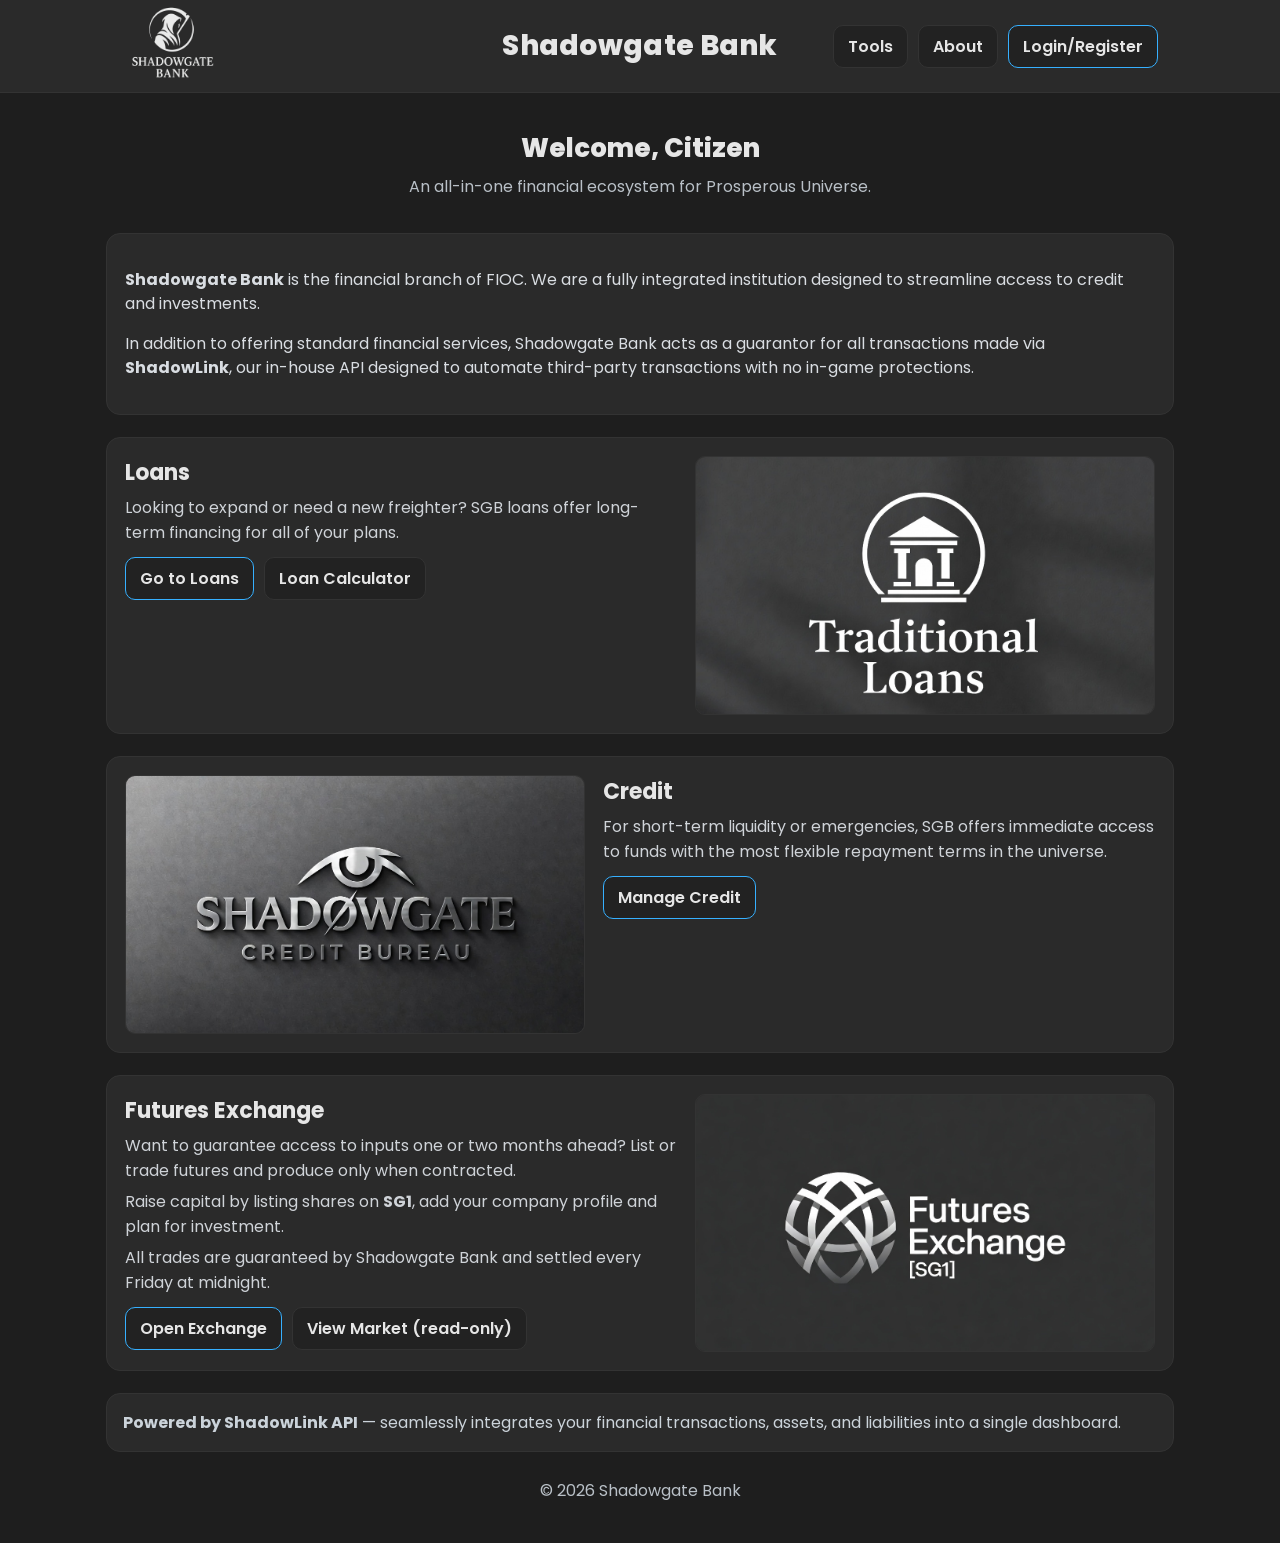
<file: Shadowgate_Bank/index.html>
<!doctype html>
<html lang="en">
<head>
  <meta charset="utf-8" />
  <meta name="viewport" content="width=device-width, initial-scale=1" />
  <title>Shadowgate Bank</title>

  <!-- Temporary page styles (we can move to assets/style.css later) -->
  <style>
    :root{
      --bg: #1e1e1e;         /* dark gray, not pitch black */
      --panel: #2a2a2a;
      --border: #333;
      --muted: #b9c0c7;
      --brand: #36b0ff;      /* accent (links/buttons) */
      --text: #e6e6e6;
      --radius: 14px;
      --maxw: 1100px;
    }
    *{box-sizing:border-box}
    body{margin:0; font-family:system-ui, -apple-system, Segoe UI, Roboto, Arial, sans-serif; background:var(--bg); color:var(--text)}
    a{color:var(--brand); text-decoration:none}
    a:hover{text-decoration:underline}

    /* Header */
    header{background:var(--panel); border-bottom:1px solid var(--border)}
    .wrap{max-width:var(--maxw); margin:0 auto; padding:0 16px}
    .header-bar{display:flex; align-items:center; justify-content:center; position:relative; min-height:92px}
    .logo-left{position:absolute; left:16px; display:flex; align-items:center; gap:10px}
    .logo-left img{height:74px; width:auto; object-fit:contain}
    .site-title{font-size:28px; font-weight:800; letter-spacing:.3px; margin:0}
    .header-actions{position:absolute; right:16px; display:flex; gap:10px; align-items:center}
    .btn{
      display:inline-flex; align-items:center; justify-content:center;
      padding:8px 14px; border:1px solid var(--border); background:#222; color:var(--text);
      border-radius:10px; text-decoration:none; font-weight:600;
    }
    .btn.primary{border-color:var(--brand); }
    .btn:hover{background:#242424}

    /* Hero */
    .hero{padding:28px 0 8px}
    .hero h2{margin:8px 0 6px; text-align:center; font-size:26px; font-weight:800}
    .hero .tagline{color:var(--muted); text-align:center; margin:4px 0 26px}

    /* Intro copy block */
    .intro{background:var(--panel); border:1px solid var(--border); border-radius:var(--radius);
           padding:18px; line-height:1.5; color:#d9dde2}

    /* Section rows (Loans / Credit / Exchange) */
    .section{margin:22px 0; background:var(--panel); border:1px solid var(--border); border-radius:var(--radius); overflow:hidden}
    .row{display:grid; grid-template-columns: 1.2fr 1fr; gap:18px; padding:18px}
    .row.alt{grid-template-columns: 1fr 1.2fr}
    .row h3{margin:0 0 6px; font-size:22px}
    .row p{margin:0; color:#cfd3d8}
    figure{margin:0; display:flex; align-items:center; justify-content:center}
    .card-img{
      width:100%; max-width:520px; aspect-ratio:16/9; object-fit:cover;
      border-radius:10px; border:1px solid var(--border);
      display:block;
    }
    .actions{margin-top:12px; display:flex; gap:10px; flex-wrap:wrap}

    /* Footer */
    footer{margin:26px 0 40px; text-align:center; color:var(--muted)}

    /* Responsive */
    @media (max-width: 900px){
      .row, .row.alt{grid-template-columns:1fr; gap:14px}
      .header-bar{min-height:84px}
      .logo-left img{height:64px}
      .site-title{font-size:24px}
    }
  </style>

<style>
  @import url('https://fonts.googleapis.com/css2?family=Poppins:wght@400;600;700&display=swap');

  body {
    font-family: 'Poppins', sans-serif;
  }

  .logo-left img {
    height: 100px; /* previously 74px */
    width: auto;
    object-fit: contain;
  }
</style>

</head>
<body>

  <!-- Header -->
  <header>
    <div class="wrap">
      <div class="header-bar">
        <div class="logo-left">
          <a href="./"><img src="./assets/Shadowgate_Logo.png" alt="Shadowgate Bank Logo"></a>
        </div>
        <h1 class="site-title">Shadowgate Bank</h1>

        <div class="header-actions">
          <a class="btn" href="./tools/">Tools</a>
          <a class="btn" href="./about/">About</a>
          <a class="btn primary" href="./login/">Login/Register</a>
        </div>
      </div>
    </div>
  </header>

  <main class="wrap">
    <!-- Hero -->
    <section class="hero">
      <h2>Welcome, Citizen</h2>
      <p class="tagline">An all-in-one financial ecosystem for Prosperous Universe.</p>
    </section>

    <!-- Intro copy (matches your sketch paragraphs) -->
    <section class="intro">
      <p><strong>Shadowgate Bank</strong> is the financial branch of FIOC. We are a fully integrated institution designed to streamline access to credit and investments.</p>
      <p>In addition to offering standard financial services, Shadowgate Bank acts as a guarantor for all transactions made via <strong>ShadowLink</strong>, our in-house API designed to automate third-party transactions with no in-game protections.</p>
    </section>

    <!-- Loans: description (left) + image (right) -->
    <section class="section">
      <div class="row">
        <div>
          <h3>Loans</h3>
          <p>Looking to expand or need a new freighter? SGB loans offer long-term financing for all of your plans.</p>
          <div class="actions">
            <a class="btn primary" href="./app/loans/">Go to Loans</a>
            <a class="btn" href="./tools/loan-calculator/">Loan Calculator</a>
          </div>
        </div>
        <figure>
          <img class="card-img" src="./assets/SGB_TradLoans.png" alt="Traditional Loans">
        </figure>
      </div>
    </section>

    <!-- Credit: image (left) + description (right) -->
    <section class="section">
      <div class="row alt">
        <figure>
          <img class="card-img" src="./assets/SGB_Credit.png" alt="Credit Services">
        </figure>
        <div>
          <h3>Credit</h3>
          <p>For short-term liquidity or emergencies, SGB offers immediate access to funds with the most flexible repayment terms in the universe.</p>
          <div class="actions">
            <a class="btn primary" href="./app/credit/">Manage Credit</a>
          </div>
        </div>
      </div>
    </section>

    <!-- Exchange: description (left) + image (right) -->
    <section class="section">
      <div class="row">
        <div>
          <h3>Futures Exchange</h3>
          <p>Want to guarantee access to inputs one or two months ahead? List or trade futures and produce only when contracted.</p>
          <p style="margin-top:6px">Raise capital by listing shares on <strong>SG1</strong>, add your company profile and plan for investment.</p>
          <p style="margin-top:6px">All trades are guaranteed by Shadowgate Bank and settled every Friday at midnight.</p>
          <div class="actions">
            <a class="btn primary" href="./app/exchange/">Open Exchange</a>
            <a class="btn" href="./tools/market/">View Market (read-only)</a>
          </div>
        </div>
        <figure>
          <img class="card-img" src="./assets/SGB_FuturesCX.png" alt="Futures Exchange">
        </figure>
      </div>
    </section>

    <!-- ShadowLink note -->
    <section class="section" style="padding:0">
      <div class="row" style="grid-template-columns:1fr; padding:16px">
        <p style="margin:0; color:#cbd3da">
          <strong>Powered by ShadowLink API</strong> — seamlessly integrates your financial transactions, assets, and liabilities into a single dashboard.
        </p>
      </div>
    </section>
  </main>

  <footer>
    © <span id="y"></span> Shadowgate Bank
  </footer>

  <script>
    document.getElementById('y').textContent = new Date().getFullYear();
  </script>
</body>
</html>
</file>
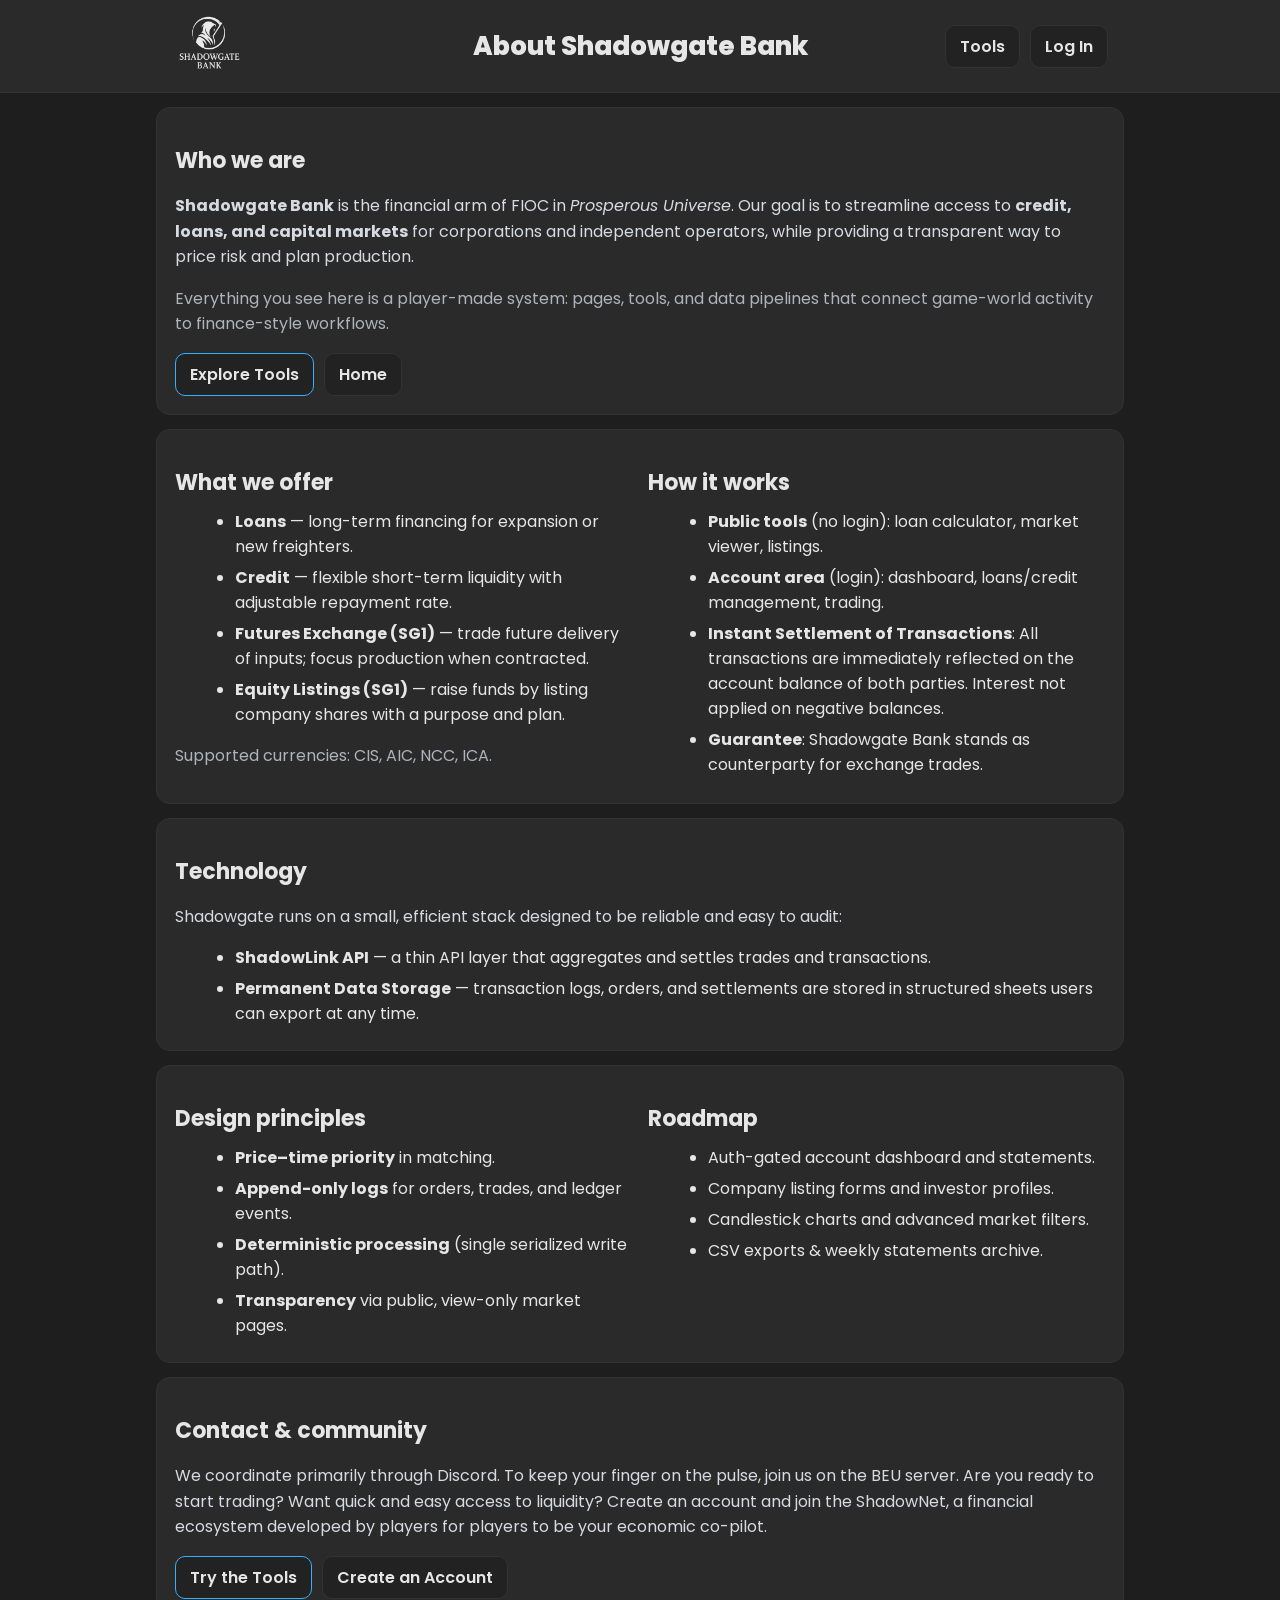
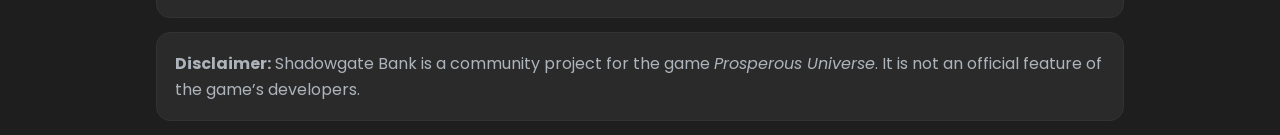
<file: Shadowgate_Bank/about/index.html>
<!doctype html>
<html lang="en">
<head>
  <meta charset="utf-8" />
  <meta name="viewport" content="width=device-width, initial-scale=1" />
  <title>About • Shadowgate Bank</title>

  <style>
    :root{
      --bg:#1e1e1e; --panel:#2a2a2a; --border:#333;
      --text:#e6e6e6; --muted:#aeb4bb; --brand:#36b0ff;
      --radius:14px; --maxw:1000px;
    }
    *{box-sizing:border-box}
    body{margin:0; background:var(--bg); color:var(--text); font-family:'Poppins', system-ui, Arial, sans-serif}
    a{color:var(--brand); text-decoration:none}
    a:hover{text-decoration:underline}

    /* Header */
    header{background:var(--panel); border-bottom:1px solid var(--border)}
    .wrap{max-width:var(--maxw); margin:0 auto; padding:0 16px}
    .header-bar{display:flex; align-items:center; justify-content:center; position:relative; min-height:92px}
    .logo-left{position:absolute; left:16px; display:flex; align-items:center}
    .logo-left img{height:74px; width:auto; object-fit:contain}
    .site-title{font-size:26px; font-weight:800; margin:0}
    .header-actions{position:absolute; right:16px; display:flex; gap:10px}
    .btn{display:inline-flex; align-items:center; justify-content:center; padding:8px 14px; border:1px solid var(--border); background:#222; color:var(--text); border-radius:10px; font-weight:600}
    .btn.primary{border-color:var(--brand)}
    .btn:hover{background:#242424}

    /* Body */
    main{padding:28px 0}
    h2{font-size:22px; margin:18px 0 10px}
    p{color:#d7dbe1; line-height:1.6}
    .muted{color:var(--muted)}

    .panel{background:var(--panel); border:1px solid var(--border); border-radius:var(--radius); padding:18px; margin:14px 0}
    .grid-2{display:grid; grid-template-columns: 1fr 1fr; gap:16px}
    @media (max-width:900px){ .grid-2{grid-template-columns:1fr} }

    ul{margin:8px 0 0 20px}
    li{margin:6px 0}

    .cta{display:flex; gap:10px; flex-wrap:wrap; margin-top:16px}
  </style>

  <link rel="preconnect" href="https://fonts.googleapis.com">
  <link rel="preconnect" href="https://fonts.gstatic.com" crossorigin>
  <link href="https://fonts.googleapis.com/css2?family=Poppins:wght@400;600;700&display=swap" rel="stylesheet">
</head>
<body>
  <!-- Header -->
  <header>
    <div class="wrap">
      <div class="header-bar">
        <div class="logo-left">
          <a href="../"><img src="../assets/Shadowgate_Logo.png" alt="Shadowgate Bank"></a>
        </div>
        <h1 class="site-title">About Shadowgate Bank</h1>
        <div class="header-actions">
          <a class="btn" href="../tools/">Tools</a>
          <a class="btn" href="../login/">Log In</a>
        </div>
      </div>
    </div>
  </header>

  <main class="wrap">
    <section class="panel">
      <h2>Who we are</h2>
      <p>
        <strong>Shadowgate Bank</strong> is the financial arm of FIOC in <em>Prosperous Universe</em>.
        Our goal is to streamline access to <strong>credit, loans, and capital markets</strong> for
        corporations and independent operators, while providing a transparent way to price risk and
        plan production.
      </p>
      <p class="muted">
        Everything you see here is a player-made system: pages, tools, and data pipelines that
        connect game-world activity to finance-style workflows.
      </p>
      <div class="cta">
        <a class="btn primary" href="../tools/">Explore Tools</a>
        <a class="btn" href="../">Home</a>
      </div>
    </section>

    <section class="panel grid-2">
      <div>
        <h2>What we offer</h2>
        <ul>
          <li><strong>Loans</strong> — long-term financing for expansion or new freighters.</li>
          <li><strong>Credit</strong> — flexible short-term liquidity with adjustable repayment rate.</li>
          <li><strong>Futures Exchange (SG1)</strong> — trade future delivery of inputs; focus production when contracted.</li>
          <li><strong>Equity Listings (SG1)</strong> — raise funds by listing company shares with a purpose and plan.</li>
        </ul>
        <p class="muted">Supported currencies: CIS, AIC, NCC, ICA.</p>
      </div>
      <div>
        <h2>How it works</h2>
        <ul>
          <li><strong>Public tools</strong> (no login): loan calculator, market viewer, listings.</li>
          <li><strong>Account area</strong> (login): dashboard, loans/credit management, trading.</li>
          <li><strong>Instant Settlement of Transactions</strong>: All transactions are immediately reflected on the
             account balance of both parties. Interest not applied on negative balances.</li>

          <li><strong>Guarantee</strong>: Shadowgate Bank stands as counterparty for exchange trades.</li>
        </ul>
      </div>
    </section>

    <section class="panel">
      <h2>Technology</h2>
      <p>
        Shadowgate runs on a small, efficient stack designed to be reliable and easy to audit:
      </p>
      <ul>
        <li><strong>ShadowLink API</strong> — a thin API layer that aggregates and settles trades and transactions.</li>
        <li><strong>Permanent Data Storage</strong> — transaction logs, orders, and settlements are stored in structured
            sheets users can export at any time.</li>
      </ul>

    </section>

    <section class="panel grid-2">
      <div>
        <h2>Design principles</h2>
        <ul>
          <li><strong>Price–time priority</strong> in matching.</li>
          <li><strong>Append-only logs</strong> for orders, trades, and ledger events.</li>
          <li><strong>Deterministic processing</strong> (single serialized write path).</li>
          <li><strong>Transparency</strong> via public, view-only market pages.</li>
        </ul>
      </div>
      <div>
        <h2>Roadmap</h2>
        <ul>
          <li>Auth-gated account dashboard and statements.</li>
          <li>Company listing forms and investor profiles.</li>
          <li>Candlestick charts and advanced market filters.</li>
          <li>CSV exports & weekly statements archive.</li>
        </ul>
      </div>
    </section>

    <section class="panel">
      <h2>Contact & community</h2>
      <p>
        We coordinate primarily through Discord. To keep your finger on the pulse, join us on the BEU server. Are you
		  ready to start trading? Want quick and easy access to liquidity? Create an account and join the ShadowNet,
		  a financial ecosystem developed by players for players to be your economic co-pilot.
      </p>
      <div class="cta">
        <a class="btn primary" href="../tools/">Try the Tools</a>
        <a class="btn" href="../login/">Create an Account</a>
      </div>
    </section>

    <section class="panel">
      <p class="muted" style="margin:0">
        <strong>Disclaimer:</strong> Shadowgate Bank is a community project for the game
        <em>Prosperous Universe</em>. It is not an official feature of the game’s developers.
      </p>
    </section>
  </main>
</body>
</html>
</file>
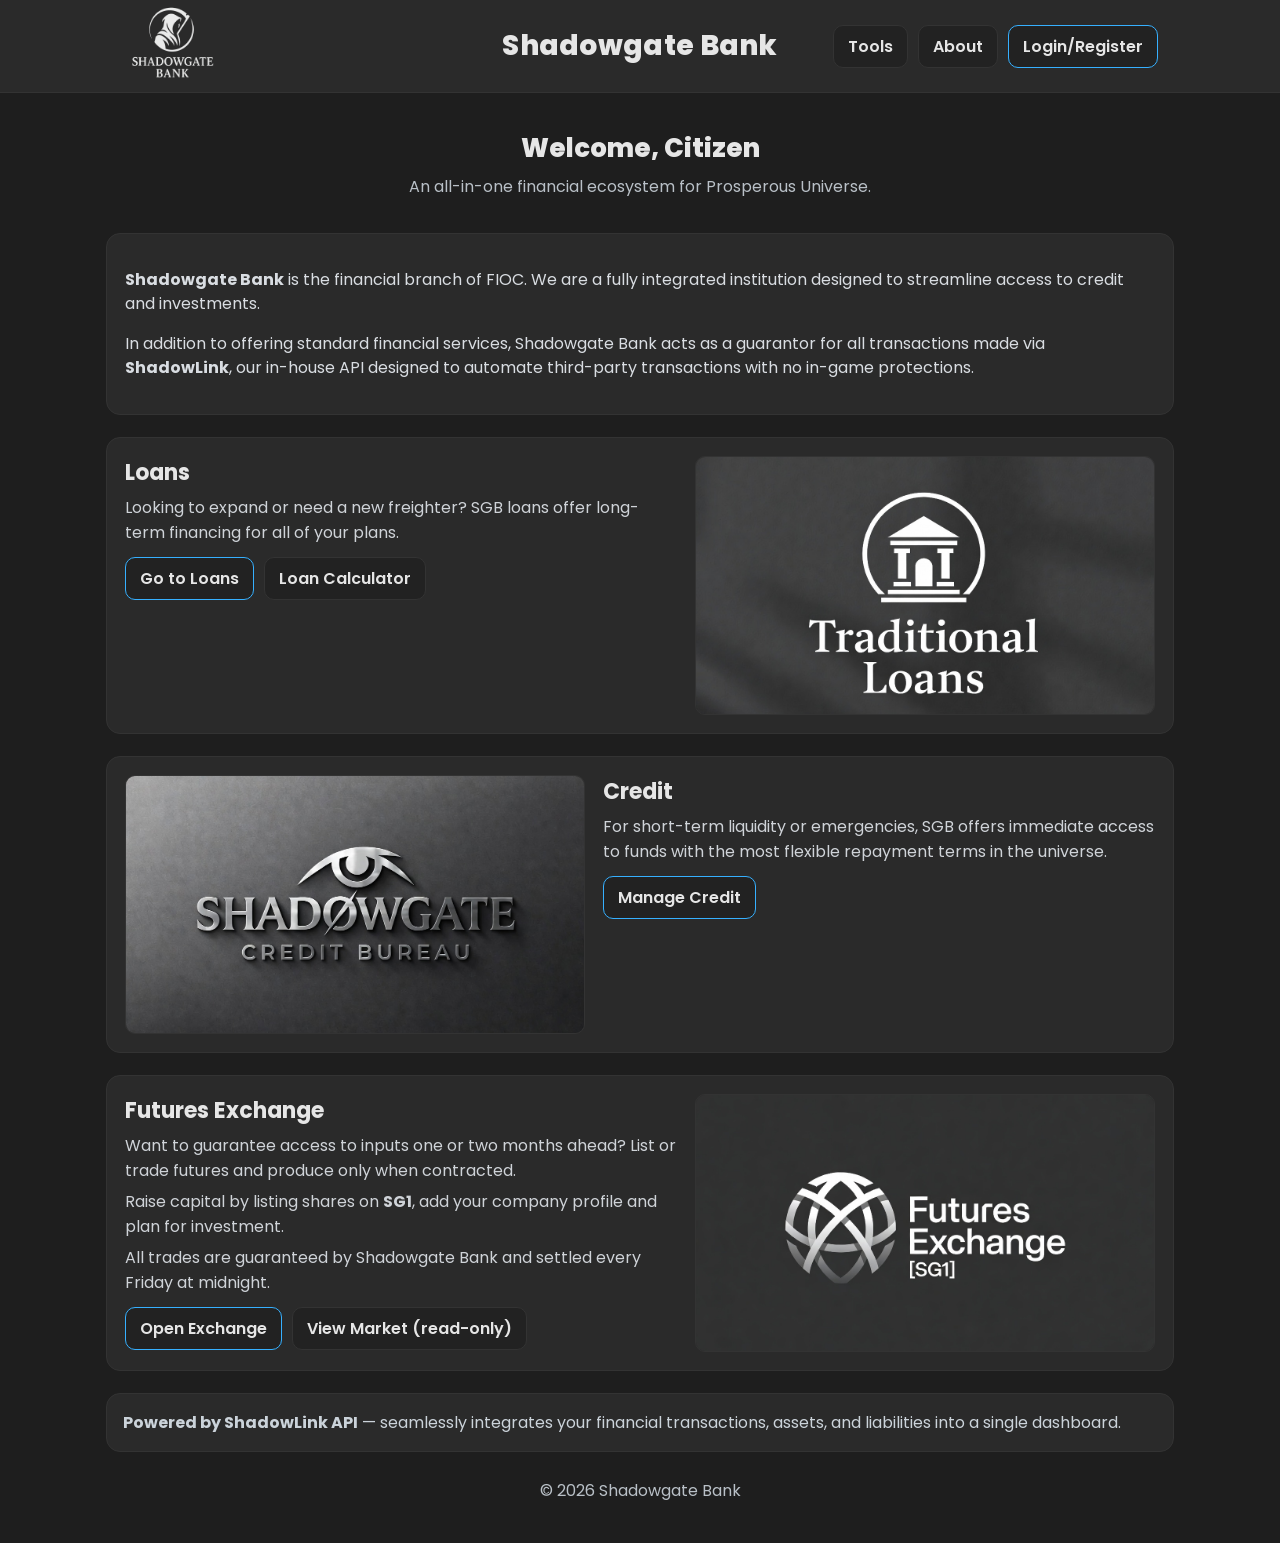
<file: Shadowgate_Bank/admin/index.html>
<!DOCTYPE html>
<html lang="en">
<head>
  <meta charset="utf-8" />
  <meta name="viewport" content="width=device-width, initial-scale=1" />
  <title>Shadowgate Admin</title>
  <style>
    :root{--bg:#0f1115;--panel:#14171d;--ink:#0b0d12;--text:#e5e7eb;--muted:#9aa1a9;--line:#262b33}
    *{box-sizing:border-box;margin:0;padding:0}
    body{background:var(--bg);color:var(--text);font-family:ui-sans-serif,system-ui,-apple-system,Segoe UI,Roboto,Arial;min-height:100vh}
    .page{max-width:1100px;margin:32px auto;padding:0 16px}
    .top{display:flex;align-items:center;justify-content:space-between;margin-bottom:24px}
    .brand{display:flex;gap:14px;align-items:center;color:var(--text);text-decoration:none}
    .brand img{height:56px;filter:grayscale(100%) brightness(.95)}
    .pill{border:1px solid var(--line);background:#111419;color:var(--text);padding:8px 12px;border-radius:10px;text-decoration:none}
    .panel{background:linear-gradient(180deg,var(--panel),#11151a);border:1px solid var(--line);border-radius:14px;overflow:hidden}
    .panel-head{display:flex;justify-content:space-between;align-items:center;padding:14px 16px}
    .panel-title{font-weight:800}
    .btn{border:1px solid var(--line);background:#0f1318;color:var(--text);padding:8px 12px;border-radius:10px;cursor:pointer}
    table{width:100%;border-collapse:collapse}
    th,td{padding:12px 14px;border-top:1px solid var(--line);font-size:14px}
    th{color:var(--muted);text-align:left}
    #err{display:none;color:#ef4444;padding:10px 14px}
    .right{display:flex;gap:10px;align-items:center}
  </style>
</head>
<body>
  <div class="page">
    <div class="top">
      <!-- relative paths so it works on GH Pages and your domain -->
      <a class="brand" href="../">
        <img src="../assets/Shadowgate_Logo.png" alt="Shadowgate Bank" />
        <h1>Shadowgate Admin</h1>
      </a>
      <div class="right">
        <span id="admin-user" style="color:var(--muted)">Role:</span>
        <button id="logout" class="btn">Logout</button>
      </div>
    </div>

    <div class="panel">
      <div class="panel-head">
        <div class="panel-title">Users</div>
        <button id="refresh" class="btn">Refresh</button>
      </div>

      <!-- error line the JS can write to -->
      <div id="err"></div>

      <table>
        <thead>
          <tr>
            <th>ID</th>
            <th>Username</th>
            <th>Role</th>
            <th>In-game</th>
            <th>Company</th>
            <th>Created</th>
            <th>Actions</th>
          </tr>
        </thead>
        <tbody id="users-body">
          <!-- shown when empty -->
          <tr id="users-empty" style="display:none">
            <td colspan="7" style="color:var(--muted)">No users yet.</td>
          </tr>
        </tbody>
      </table>
    </div>
  </div>

  <!-- admin logic (the autodetecting one I sent) -->
  <script src="admin.js"></script>
</body>
</html>
</file>
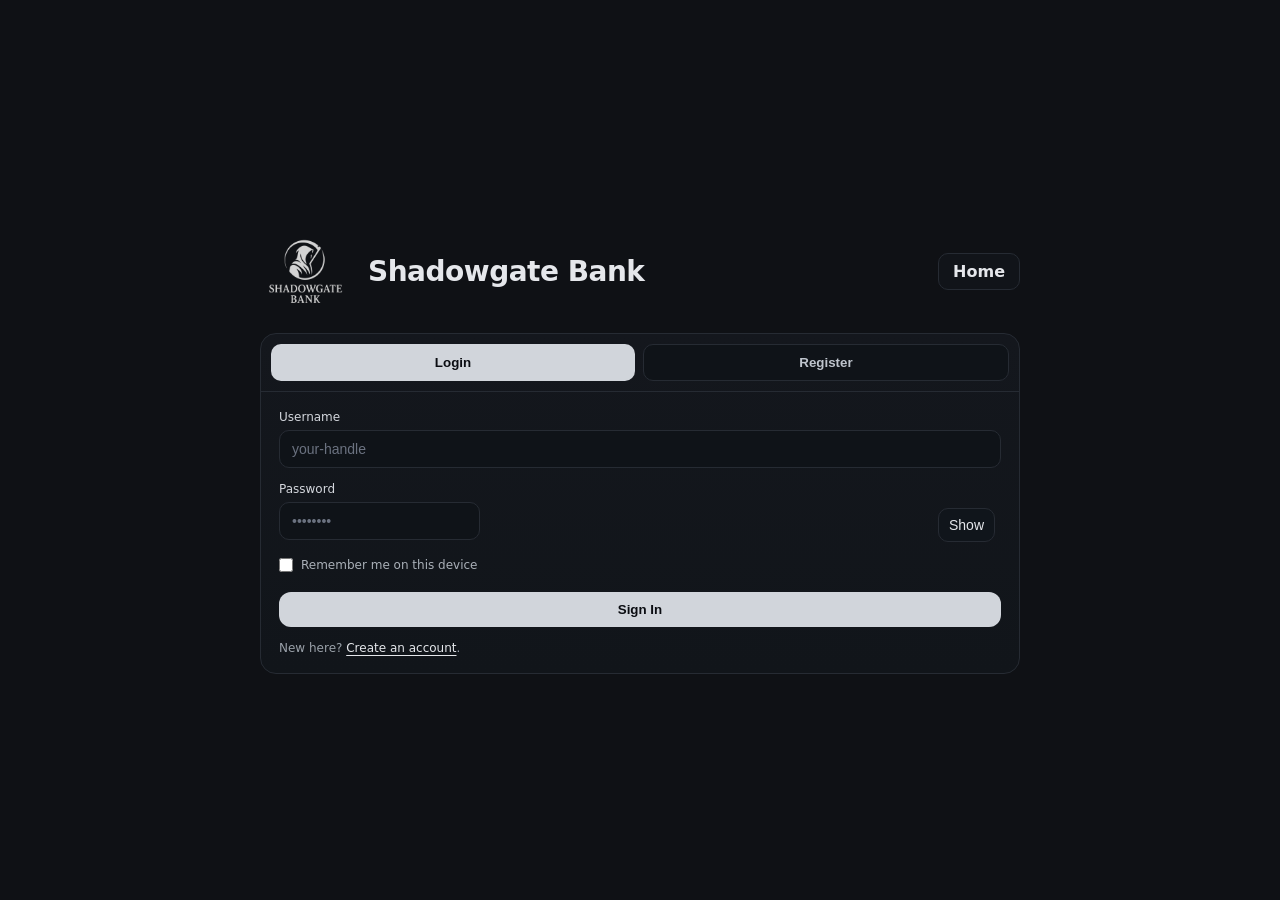
<file: Shadowgate_Bank/login/index.html>
<!DOCTYPE html>
<html lang="en">
<head>
  <meta charset="utf-8" />
  <meta name="viewport" content="width=device-width, initial-scale=1" />
  <title>Shadowgate Bank — Login / Register</title>
  <style>
    :root{
      --bg:#0f1115; --panel:#14171d; --text:#e5e7eb; --muted:#9ca3af;
      --line:#262b33; --btn:#d1d5db; --btn-2:#f3f4f6; --ink:#0b0d12; --error:#ef4444;
    }
    *{box-sizing:border-box;margin:0;padding:0}
    html,body{height:100%;font-family:ui-sans-serif,system-ui,-apple-system,Segoe UI,Roboto,Arial}
    body{background:var(--bg);color:var(--text)}
    .wrap{min-height:100%;display:grid;place-items:center;padding:24px}
    .container{width:100%;max-width:760px}
    .header{display:flex;align-items:center;justify-content:space-between;margin-bottom:16px}
    .brand{display:flex;align-items:center;gap:18px;text-decoration:none;color:var(--text)}
    .logo-img{height:90px;width:auto;display:block;filter:grayscale(100%) brightness(0.9);transition:.2s}
    .logo-img:hover{filter:grayscale(0%) brightness(1)}
    .title{font-size:28px;font-weight:800;color:var(--text);letter-spacing:-0.5px}
    .home{border:1px solid var(--line);background:#111419;color:var(--text);padding:8px 14px;border-radius:10px;text-decoration:none;font-weight:600;transition:.15s}
    .home:hover{background:#151a21}
    .card{background:linear-gradient(180deg,var(--panel),#11151a);border:1px solid var(--line);border-radius:16px;overflow:hidden}
    .tabs{display:flex;gap:8px;padding:10px}
    .tabs button{flex:1;padding:10px 14px;border-radius:10px;border:0;font-weight:700;cursor:pointer;transition:.15s}
    .tabs button.active{background:var(--btn);color:var(--ink)}
    .tabs button:not(.active){background:#0f1318;color:#bfc5cd;border:1px solid var(--line)}
    .tabs button.active:hover{background:var(--btn-2)}
    .divider{height:1px;background:var(--line)}
    form{padding:18px;display:grid;gap:14px}
    .field{display:grid;gap:6px}
    .label{font-size:12px;color:#d4d7dd}
    .input,.btn-eye{background:#0f1318;color:var(--text);border:1px solid var(--line);border-radius:10px;padding:10px 12px;font-size:14px}
    .input::placeholder{color:#6b7280}
    .row{position:relative}
    .btn-eye{position:absolute;right:6px;top:6px;padding:8px 10px;cursor:pointer;background:#10151b}
    .note{margin-top:-4px;font-size:12px;color:#aab0b8}
    .remember{display:flex;align-items:center;gap:8px;font-size:12px;color:#aab0b8;margin-top:4px}
    .submit{margin-top:6px;background:var(--btn);border:0;color:var(--ink);font-weight:800;padding:10px 14px;border-radius:12px;cursor:pointer}
    .submit:hover{background:var(--btn-2)}
    .submit:disabled{opacity:.55;cursor:not-allowed}
    .foot{font-size:12px;color:#9aa1a9}
    .link{color:#e5e7eb;text-decoration:underline;text-underline-offset:3px;cursor:pointer}
    .err{color:var(--error);font-size:12px;display:none}.err.show{display:block}
    @media (max-width:420px){.container{max-width:96vw}}
  </style>
</head>
<body>
  <div class="wrap">
    <div class="container">
      <!-- Header -->
      <div class="header">
        <a class="brand" href="../" title="Back to Home">
          <img class="logo-img" src="../assets/Shadowgate_Logo.png" alt="Shadowgate Bank Logo" />
          <h1 class="title">Shadowgate Bank</h1>
        </a>
        <a class="home" href="../">Home</a>
      </div>

      <div class="card">
        <div class="tabs">
          <button id="tab-login" class="active" type="button">Login</button>
          <button id="tab-register" type="button">Register</button>
        </div>
        <div class="divider"></div>

        <form id="form">
          <div id="reg-fields" style="display:none;">
            <div class="field">
              <label class="label" for="ingame">In-game Username</label>
              <input class="input" id="ingame" placeholder="SilentReaper" />
            </div>
            <div class="field">
              <label class="label" for="company">Company Code</label>
              <input class="input" id="company" placeholder="RPI / FIOC / etc." />
            </div>
            <div class="field">
              <label class="label" for="fio">FIO ApiKey (optional)</label>
              <input class="input" id="fio" placeholder="paste your API key" />
            </div>
          </div>

          <div class="field">
            <label class="label" for="user">Username</label>
            <input class="input" id="user" placeholder="your-handle" autocomplete="username" />
          </div>

          <div class="field">
            <label class="label" for="pw">Password</label>
            <div class="row">
              <input class="input" id="pw" type="password" placeholder="••••••••" autocomplete="current-password" />
              <button class="btn-eye" id="togglePw" type="button">Show</button>
            </div>
          </div>

          <div id="note" class="note" style="display:none;">
            Note: Password is lightly protected, do not reuse existing passwords.
          </div>

          <label class="remember">
            <input id="remember" type="checkbox" style="accent-color:#d1d5db;width:14px;height:14px;" />
            Remember me on this device
          </label>

          <div id="err" class="err">Please fill the required fields.</div>

          <button id="submit" class="submit" type="submit">Sign In</button>

          <div class="foot">
            <span id="foot-text">New here? </span>
            <span class="link" id="foot-link">Create an account</span>.
          </div>
        </form>
      </div>
    </div>
  </div>

  <script>
    // --- SAFE AUTO-REDIRECT: only if token decodes and isn't expired ---
    (function () {
      function safeAtob(s){ try{ return atob(s) }catch{ return null } }
      function parseJwtPayload(tok){
        if (!tok || tok.split('.').length < 2) return null;
        const json = safeAtob(tok.split('.')[1]);
        if (!json) return null;
        try { return JSON.parse(json); } catch { return null; }
      }

      const tok = localStorage.getItem('sg_token');
      if (!tok) return; // no token -> stay here

      const payload = parseJwtPayload(tok);
      const now = Math.floor(Date.now()/1000);
      const expired = payload && typeof payload.exp==='number' && payload.exp <= now;

      if (!payload || expired) {
        // invalid/expired: clear and stay (prevents ping-pong loop)
        localStorage.removeItem('sg_token');
        localStorage.removeItem('sg_role');
        return;
      }

      const role = (localStorage.getItem('sg_role') || '').toLowerCase();
      if (role === 'admin') window.location.replace("../admin/");
      else window.location.replace("../app/dashboard/");
    })();

    (function () {
      // ---- CONFIG ----
      const API_BASE = "https://shadowgatebackend-production.up.railway.app/api";

      // Elements
      const tabLogin = document.getElementById('tab-login');
      const tabRegister = document.getElementById('tab-register');
      const regFields = document.getElementById('reg-fields');
      const note = document.getElementById('note');
      const submit = document.getElementById('submit');
      const footText = document.getElementById('foot-text');
      const footLink = document.getElementById('foot-link');
      const form = document.getElementById('form');
      const err = document.getElementById('err');
      const pw = document.getElementById('pw');
      const user = document.getElementById('user');
      const ingame = document.getElementById('ingame');
      const company = document.getElementById('company');
      const fio = document.getElementById('fio');
      const togglePw = document.getElementById('togglePw');
      const remember = document.getElementById('remember');

      const savedUser = localStorage.getItem('sg_user');
      if (savedUser) user.value = savedUser;

      let mode = 'login';
      function setMode(next) {
        mode = next;
        const isReg = mode === 'register';
        tabLogin.classList.toggle('active', !isReg);
        tabRegister.classList.toggle('active', isReg);
        regFields.style.display = isReg ? '' : 'none';
        note.style.display = isReg ? '' : 'none';
        submit.textContent = isReg ? 'Create Account' : 'Sign In';
        footText.textContent = isReg ? 'Already have an account? ' : 'New here? ';
        footLink.textContent = isReg ? 'Log in' : 'Create an account';
        pw.placeholder = isReg ? 'min 8 chars' : '••••••••';
        pw.setAttribute('autocomplete', isReg ? 'new-password' : 'current-password');
        err.classList.remove('show');
        err.textContent = 'Please fill the required fields.';
      }

      tabLogin.addEventListener('click', () => setMode('login'));
      tabRegister.addEventListener('click', () => setMode('register'));
      footLink.addEventListener('click', () => setMode(mode === 'login' ? 'register' : 'login'));

      togglePw.addEventListener('click', () => {
        const isText = pw.type === 'text';
        pw.type = isText ? 'password' : 'text';
        togglePw.textContent = isText ? 'Show' : 'Hide';
      });

      async function apiPost(path, body) {
        const res = await fetch(`${API_BASE}${path}`, {
          method: 'POST',
          headers: {'Content-Type': 'application/json'},
          body: JSON.stringify(body)
        });
        let data = null;
        try { data = await res.json(); } catch { /* ignore non-JSON */ }
        if (!res.ok) {
          const msg = (data && (data.detail || data.error)) || `Request failed (${res.status})`;
          throw new Error(msg);
        }
        return data || {};
      }

      form.addEventListener('submit', async (e) => {
        e.preventDefault();
        err.classList.remove('show');
        err.textContent = 'Please fill the required fields.';

        if (!user.value.trim()) { err.classList.add('show'); return; }
        if (mode === 'login') {
          if (pw.value.length < 6) { err.classList.add('show'); return; }
        } else {
          if (pw.value.length < 8 || !ingame.value.trim()) { err.classList.add('show'); return; }
        }

        if (remember.checked) localStorage.setItem('sg_user', user.value);

        try {
          if (mode === 'login') {
            const data = await apiPost('/login', {
              username: user.value.trim(),
              password: pw.value
            });

            if (data.token) localStorage.setItem('sg_token', data.token);
            // default role to 'user' if backend omits it
            localStorage.setItem('sg_role', (data.role || 'user'));

            const role = (data.role || 'user').toLowerCase();
            if (role === 'admin') window.location.href = "../admin/";
            else window.location.href = "../app/dashboard/";
            return;
          }

          // Register
          const payload = {
            username: user.value.trim(),
            password: pw.value,
            ingame_username: ingame.value.trim(),
            company_code: (company.value.trim() || null),
            fio_apikey: (fio.value.trim() || null)
          };

          const data = await apiPost('/register', payload);
          if (data.token) localStorage.setItem('sg_token', data.token);
          localStorage.setItem('sg_role', (data.role || 'user'));

          window.location.href = "../app/dashboard/";
        } catch (e2) {
          err.textContent = e2.message || 'Something went wrong.';
          err.classList.add('show');
        }
      });

      setMode('login');
    })();
  </script>
</body>
</html>
</file>
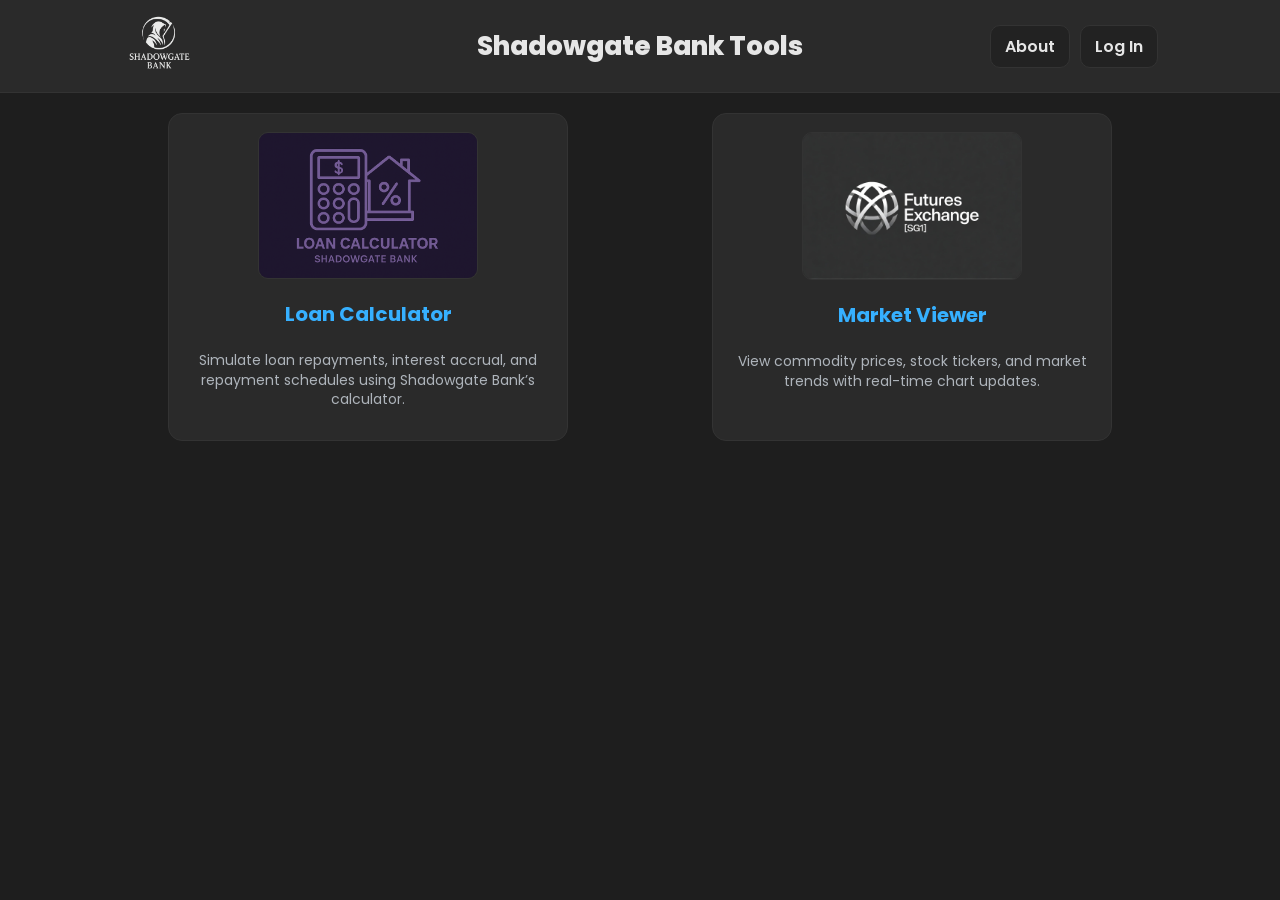
<file: Shadowgate_Bank/tools/index.html>
<!doctype html>
<html lang="en">
<head>
  <meta charset="utf-8" />
  <meta name="viewport" content="width=device-width, initial-scale=1" />
  <title>Tools • Shadowgate Bank</title>

  <style>
    :root {
      --bg: #1e1e1e;
      --panel: #2a2a2a;
      --border: #333;
      --text: #e6e6e6;
      --muted: #aeb4bb;
      --brand: #36b0ff;
      --radius: 14px;
      --maxw: 1100px;
    }
    * { box-sizing: border-box; }
    body {
      margin: 0;
      background: var(--bg);
      color: var(--text);
      font-family: 'Poppins', system-ui, Arial, sans-serif;
    }
    a { color: var(--brand); text-decoration: none; }
    a:hover { text-decoration: underline; }
    .wrap { max-width: var(--maxw); margin: 0 auto; padding: 0 16px; }

    /* Header */
    header {
      background: var(--panel);
      border-bottom: 1px solid var(--border);
    }
    .header-bar {
      display: flex;
      align-items: center;
      justify-content: center;
      position: relative;
      min-height: 92px;
    }
    .logo-left {
      position: absolute;
      left: 16px;
      display: flex;
      align-items: center;
    }
    .logo-left img {
      height: 74px;
      width: auto;
      object-fit: contain;
    }
    .site-title {
      font-size: 26px;
      font-weight: 800;
      margin: 0;
    }
    .header-actions {
      position: absolute;
      right: 16px;
      display: flex;
      gap: 10px;
    }
    .btn {
      display: inline-flex;
      align-items: center;
      justify-content: center;
      padding: 8px 14px;
      border: 1px solid var(--border);
      background: #222;
      color: var(--text);
      border-radius: 10px;
      font-weight: 600;
    }
    .btn.primary {
      border-color: var(--brand);
    }
    .btn:hover {
      background: #242424;
    }

    /* Main content */
    main { padding: 30px 0; text-align: center; }
    h2 { font-size: 24px; margin-bottom: 12px; }
    p { color: var(--muted); margin-bottom: 28px; }

    .grid {
      display: grid;
      grid-template-columns: repeat(auto-fit, minmax(320px, 1fr));
      gap: 20px;
      justify-items: center;
    }

    .tool-card {
      background: var(--panel);
      border: 1px solid var(--border);
      border-radius: var(--radius);
      padding: 18px;
      width: 100%;
      max-width: 400px;
      display: flex;
      flex-direction: column;
      align-items: center;
      transition: background 0.2s ease, transform 0.15s ease;
    }
    .tool-card:hover {
      background: #2e2e2e;
      transform: translateY(-3px);
    }
    .tool-card img {
      width: 220px;
      height: auto;
      border-radius: 10px;
      margin-bottom: 12px;
      border: 1px solid var(--border);
    }
    .tool-card h3 {
      margin: 8px 0;
      font-size: 20px;
    }
    .tool-card p {
      font-size: 14px;
      line-height: 1.4;
      color: var(--muted);
      margin-bottom: 12px;
    }
  </style>

  <link rel="preconnect" href="https://fonts.googleapis.com">
  <link rel="preconnect" href="https://fonts.gstatic.com" crossorigin>
  <link href="https://fonts.googleapis.com/css2?family=Poppins:wght@400;600;700&display=swap" rel="stylesheet">
</head>
<body>
  <!-- Header -->
  <header>
    <div class="wrap">
      <div class="header-bar">
        <div class="logo-left">
          <a href="../"><img src="../assets/Shadowgate_Logo.png" alt="Shadowgate Bank"></a>
        </div>
        <h1 class="site-title">Shadowgate Bank Tools</h1>
        <div class="header-actions">
          <a class="btn" href="../about/">About</a>
          <a class="btn" href="../login/">Log In</a>
        </div>
      </div>
    </div>
  </header>

  <main class="wrap">
    <h2></h2>

    <div class="grid">
      <!-- Loan Calculator -->
      <a class="tool-card" href="./loan-calculator/">
        <img src="./Loan_Calculator.png" alt="Loan Calculator">
        <h3>Loan Calculator</h3>
        <p>Simulate loan repayments, interest accrual, and repayment schedules using Shadowgate Bank’s calculator.</p>
      </a>

      <!-- Market Viewer -->
      <a class="tool-card" href="./market/">
        <img src="./SGB_FuturesCX.png" alt="Market Viewer">
        <h3>Market Viewer</h3>
        <p>View commodity prices, stock tickers, and market trends with real-time chart updates.</p>
      </a>
    </div>
  </main>
</body>
</html>
</file>
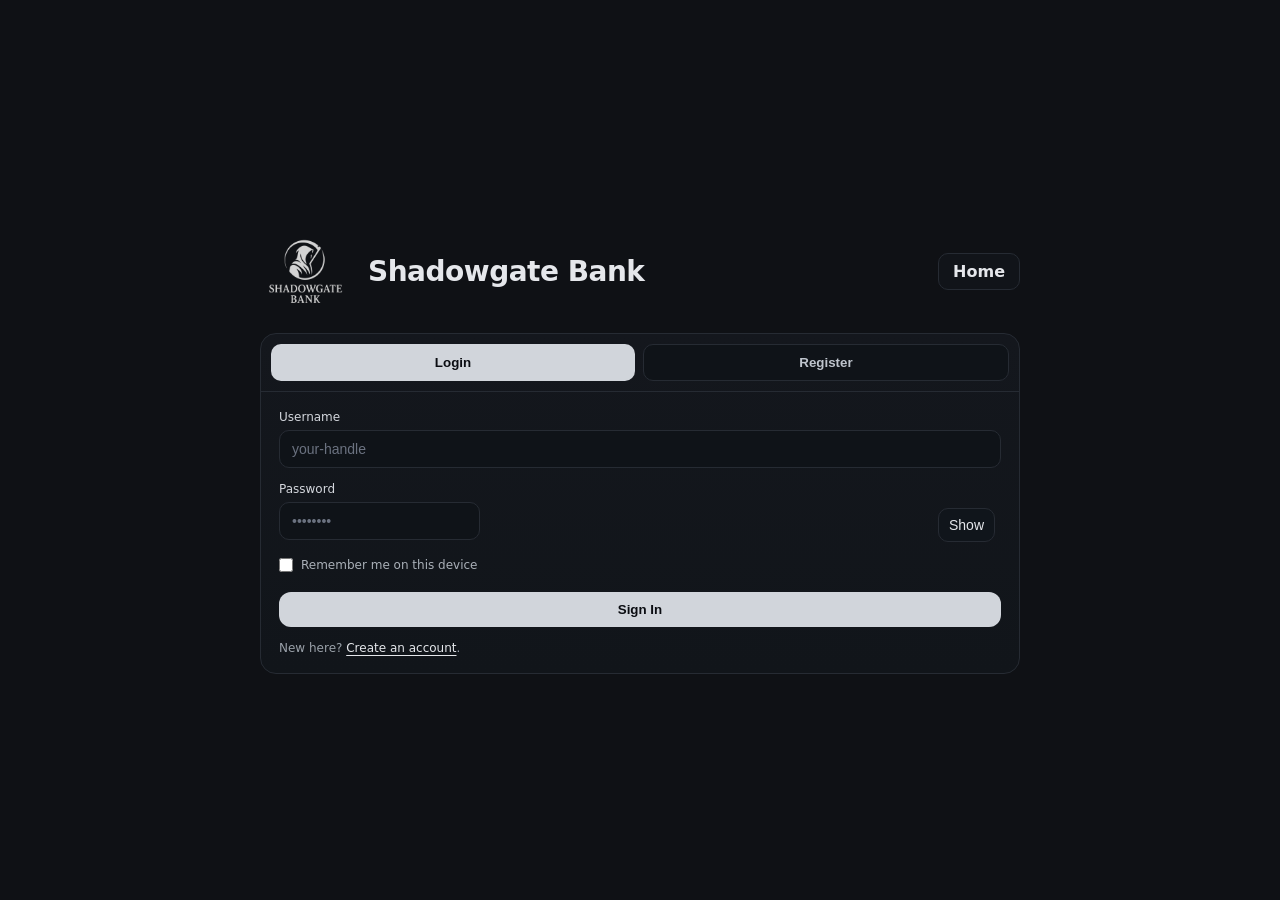
<file: Shadowgate_Bank/app/credit/index.html>
<!DOCTYPE html>
<html lang="en">
<head>
  <meta charset="utf-8" />
  <meta name="viewport" content="width=device-width, initial-scale=1" />
  <title>Shadowgate Bank — Credit</title>
  <style>
    :root{ --bg:#0f1115; --panel:#14171d; --text:#e5e7eb; --muted:#9ca3af; --line:#262b33; --btn:#d1d5db; --btn-2:#f3f4f6; --ink:#0b0d12; --error:#ef4444; }
    *{box-sizing:border-box} html,body{height:100%;margin:0;font-family:ui-sans-serif,system-ui,-apple-system,Segoe UI,Roboto,Arial}
    body{background:var(--bg);color:var(--text)} a{text-decoration:none;color:inherit}

    .page{min-height:100%;display:flex;flex-direction:column}
    .topbar{display:flex;align-items:center;justify-content:space-between;gap:16px;padding:14px 20px;border-bottom:1px solid var(--line);background:#0e1217}
    .brand{display:flex;align-items:center;gap:14px}
    .logo{height:46px;width:auto;display:block;filter:grayscale(100%) brightness(.95)}
    .title{font-weight:800;letter-spacing:-.3px}
    .actions{display:flex;align-items:center;gap:10px}
    .btn{border:1px solid var(--line);background:#111419;color:var(--text);padding:8px 12px;border-radius:10px;font-weight:600;cursor:pointer;transition:all .15s ease}
    .btn:hover{background:#151a21}
    .btn-light{background:var(--btn);color:var(--ink);border:0}
    .btn-light:hover{background:var(--btn-2);transform:translateY(-1px)}

    .wrap{max-width:1100px;margin:0 auto;width:100%;padding:18px;display:grid;gap:18px;grid-template-columns:1fr}
    .card{background:linear-gradient(180deg,var(--panel),#11151a);border:1px solid var(--line);border-radius:16px;padding:16px;position:relative}

    .next-charge{position:absolute;top:16px;right:20px;font-size:13px;color:var(--muted)}

    .h{display:flex;align-items:center;justify-content:space-between;margin-bottom:12px}
    .label{font-weight:800}
    .grid{display:grid;gap:10px}
    .row{display:grid;grid-template-columns:220px 1fr;align-items:center;gap:10px}
    .row .hint{color:var(--muted);font-size:12px;text-align:right}

    .input, .select{background:#0f1318;border:1px solid var(--line);color:var(--text);border-radius:10px;padding:8px 10px;font-size:14px}
    .input[readonly]{opacity:.9}

    .section-title{font-size:12px;color:var(--muted);margin:4px 0 8px}
    .split{display:grid;gap:16px;grid-template-columns:1fr 1fr}
    @media (max-width: 900px){ .row{grid-template-columns:180px 1fr} .split{grid-template-columns:1fr} }

    table{width:100%;border-collapse:separate;border-spacing:0 8px}
    thead th{color:var(--muted);font-size:12px;text-align:left;padding:4px 8px}
    tbody td{background:#0f1318;border:1px solid var(--line);padding:10px 12px}
    tbody tr td:first-child{border-top-left-radius:10px;border-bottom-left-radius:10px}
    tbody tr td:last-child{border-top-right-radius:10px;border-bottom-right-radius:10px}
    .right{text-align:right}
    .err{color:var(--error);font-size:12px;display:none;margin-top:8px}
    .err.show{display:block}

    #submitTx{
      background:linear-gradient(90deg,#e5e7eb,#d1d5db);
      color:#111;
      border:none;
      padding:10px 16px;
      font-weight:700;
      border-radius:12px;
      cursor:pointer;
      transition:all .2s ease;
    }
    #submitTx:hover{
      background:linear-gradient(90deg,#f3f4f6,#d1d5db);
      transform:translateY(-1px);
    }
    #submitTx:active{
      transform:translateY(0);
    }
  </style>
</head>
<body>
  <div class="page">
    <div class="topbar">
      <a class="brand" href="../../index.html" title="Home">
        <img class="logo" src="../../assets/Shadowgate_Logo.png" alt="Shadowgate Bank" />
        <div>
          <div class="title">Shadowgate Bank</div>
          <div class="muted" id="who">Credit • <span id="user-tag">User</span></div>
        </div>
      </a>
      <div class="actions">
        <a class="btn" href="../dashboard/index.html">Dashboard</a>
        <a class="btn" href="../../index.html">Home</a>
        <button id="logout" class="btn-light">Log out</button>
      </div>
    </div>

    <div class="wrap">
      <!-- Credit Summary -->
      <section class="card">
        <div class="next-charge">Next charge: <span id="nextCharge">—</span></div>
        <div class="h"><div class="label">Credit</div></div>
        <div class="grid">
          <div class="row">
            <div>Account Balance:</div>
            <input id="bal" class="input" placeholder="$ 0.00" readonly />
          </div>
          <div class="row">
            <div>Available Credit:</div>
            <input id="avail" class="input" placeholder="$ 0.00" readonly />
          </div>
          <div class="row">
            <div>Interest Rate:</div>
            <input id="rate" class="input" placeholder="% 0.00" readonly />
          </div>
        </div>
      </section>

      <!-- Make a Transaction -->
      <section class="card">
        <div class="h"><div class="label">Make a Transaction</div></div>
        <div class="split">
          <div class="grid">
            <div class="row" style="grid-template-columns:220px 1fr">
              <div>Type:</div>
              <select id="txType" class="select">
                <option value="payment">Payment</option>
                <option value="withdrawal">Withdrawal</option>
              </select>
            </div>
            <div class="row" style="grid-template-columns:220px 1fr">
              <div>Amount:</div>
              <input id="txAmt" class="input" placeholder="$ 0.00" />
            </div>
            <div>
              <button id="submitTx">Submit</button>
              <span id="err" class="err">Enter a valid amount.</span>
            </div>
          </div>
          <div class="grid" style="align-content:start">
            <div class="muted">• Payment decreases balance and increases available credit.</div>
            <div class="muted">• Withdrawal increases balance and reduces available credit (no overdraft allowed).</div>
          </div>
        </div>
      </section>

      <!-- Transaction History -->
      <section class="card">
        <div class="h"><div class="label">Transaction History</div></div>
        <table>
          <thead>
            <tr>
              <th>Timestamp</th>
              <th>Transaction Type</th>
              <th class="right">Amount</th>
            </tr>
          </thead>
          <tbody id="tbody"></tbody>
        </table>
      </section>
    </div>
  </div>

  <script>
    (function(){
      const sess = localStorage.getItem('sg_session');
      if (!sess) { window.location.href = '../../login/index.html'; return; }
      const user = JSON.parse(sess).u || localStorage.getItem('sg_user') || 'User';
      document.getElementById('user-tag').textContent = user;

      const balEl = document.getElementById('bal');
      const availEl = document.getElementById('avail');
      const rateEl = document.getElementById('rate');
      const nextEl = document.getElementById('nextCharge');
      const tbody = document.getElementById('tbody');
      const typeEl = document.getElementById('txType');
      const amtEl = document.getElementById('txAmt');
      const errEl = document.getElementById('err');

      const KEY = 'sg_credit_' + user;
      const today = new Date();

      // Calculate next Friday
      const day = today.getDay(); // Sunday=0, Monday=1,...Friday=5
      const diff = (5 - day + 7) % 7 || 7; // Days until next Friday
      const nextFriday = new Date(today.getFullYear(), today.getMonth(), today.getDate() + diff);

      const defaultState = { balance: 0, limit: 0, available: 0.00, rate: 5.00, nextCharge: nextFriday.toISOString(), history: [] };
      let state = JSON.parse(localStorage.getItem(KEY) || 'null') || defaultState;

      const fmt$ = (n)=> '$ ' + (Number(n).toLocaleString(undefined,{minimumFractionDigits:2,maximumFractionDigits:2}));
      const fmtTs = (ts)=> new Date(ts).toLocaleString();

      function render(){
        balEl.value = fmt$(state.balance);
        availEl.value = fmt$(state.available);
        rateEl.value = '% ' + state.rate.toFixed(2);
        nextEl.textContent = new Date(state.nextCharge).toLocaleDateString();
        tbody.innerHTML = '';
        state.history.slice().reverse().forEach(r => {
          const tr = document.createElement('tr');
          tr.innerHTML = `<td>${fmtTs(r.ts)}</td><td>${r.type}</td><td class='right'>${fmt$(r.amount)}</td>`;
          tbody.appendChild(tr);
        });
      }

      function save(){ localStorage.setItem(KEY, JSON.stringify(state)); }

      document.getElementById('submitTx').addEventListener('click', () => {
        errEl.classList.remove('show');
        const amt = parseFloat(String(amtEl.value).replace(/[^0-9.\-]/g,''));
        if (!isFinite(amt) || amt <= 0) { errEl.textContent = 'Enter a valid amount.'; errEl.classList.add('show'); return; }
        const t = typeEl.value;
        if (t === 'payment') {
          const pay = Math.min(amt, state.balance);
          state.balance -= pay;
          state.available = Math.min(state.limit, state.available + pay);
          state.history.push({ ts: Date.now(), type: 'Payment', amount: pay });
        } else {
          if (amt > state.available) { errEl.textContent = 'Insufficient available credit.'; errEl.classList.add('show'); return; }
          state.balance += amt;
          state.available -= amt;
          state.history.push({ ts: Date.now(), type: 'Withdrawal', amount: amt });
        }
        amtEl.value = '';
        save();
        render();
      });

      document.getElementById('logout').addEventListener('click', () => {
        localStorage.removeItem('sg_session');
        window.location.href = '../../login/index.html';
      });

      render();
    })();
  </script>
</body>
</html>
</file>
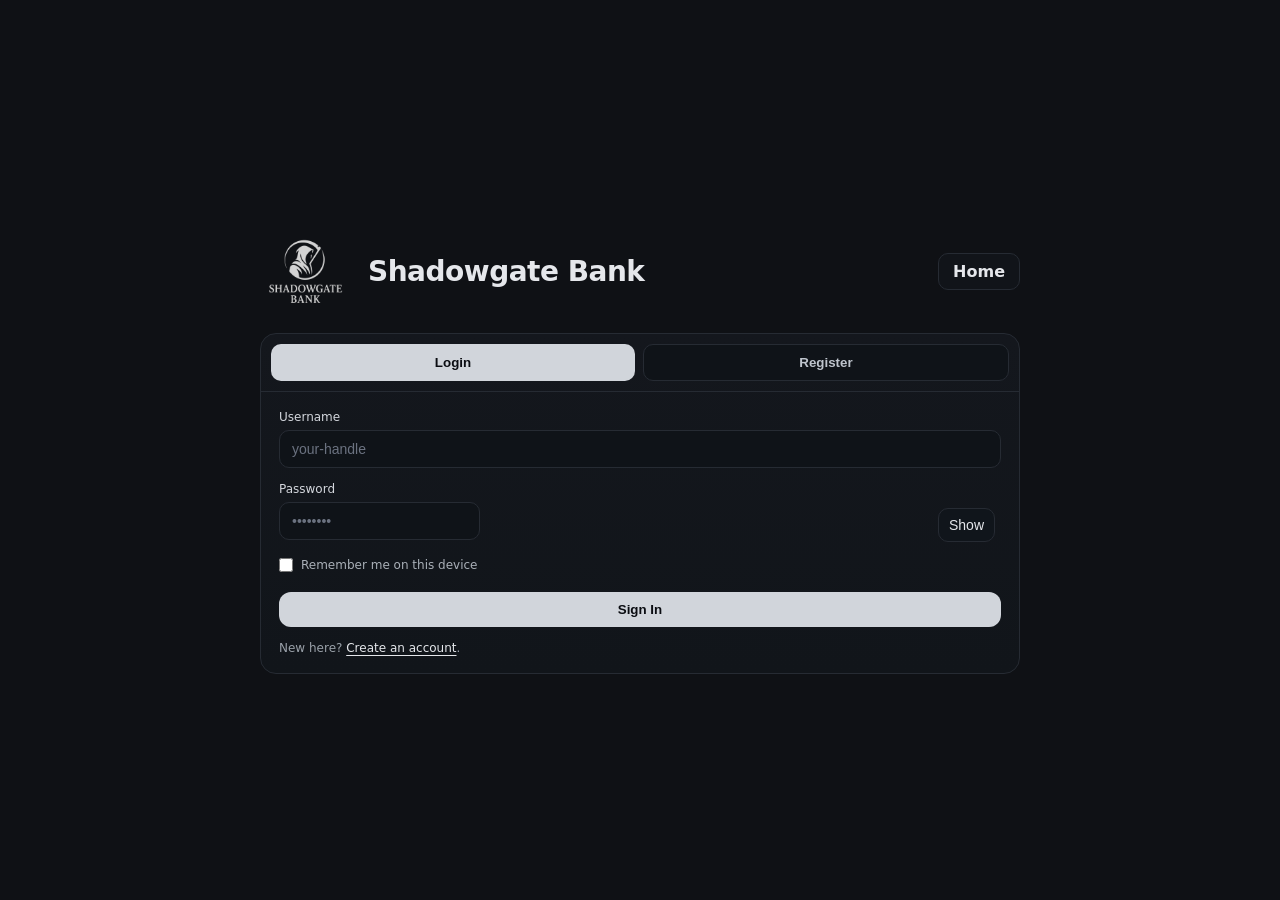
<file: Shadowgate_Bank/app/dashboard/index.html>
<!DOCTYPE html>
<html lang="en">
<head>
  <meta charset="utf-8" />
  <meta name="viewport" content="width=device-width, initial-scale=1" />
  <title>Shadowgate Bank — Account Dashboard</title>
  <style>
    :root{
      --bg:#0f1115; --panel:#14171d; --text:#e5e7eb; --muted:#9ca3af;
      --line:#262b33; --btn:#d1d5db; --btn-2:#f3f4f6; --ink:#0b0d12; --error:#ef4444;
      --chip:#0f1318;
    }
    *{box-sizing:border-box} html,body{height:100%;margin:0;
      font-family:ui-sans-serif,system-ui,-apple-system,Segoe UI,Roboto,Arial}
    body{background:var(--bg);color:var(--text)}
    a{text-decoration:none;color:inherit}

    .page{min-height:100%;display:flex;flex-direction:column}
    .topbar{display:flex;align-items:center;justify-content:space-between;gap:16px;
      padding:14px 20px;border-bottom:1px solid var(--line);background:#0e1217}
    .brand{display:flex;align-items:center;gap:14px}
    .logo{height:46px;width:auto;display:block;filter:grayscale(100%) brightness(.95)}
    .title{font-weight:800;letter-spacing:-.3px}
    .actions{display:flex;align-items:center;gap:10px}
    .btn{border:1px solid var(--line);background:#111419;color:var(--text);
      padding:8px 12px;border-radius:10px;font-weight:600;cursor:pointer}
    .btn:hover{background:#151a21}
    .btn-light{background:var(--btn);color:var(--ink);border:0}
    .btn-light:hover{background:var(--btn-2)}

    .wrap{display:grid;grid-template-columns:260px 1fr;gap:18px;padding:18px;max-width:1200px;margin:0 auto;width:100%}
    .card{background:linear-gradient(180deg,var(--panel),#11151a);border:1px solid var(--line);
      border-radius:16px;padding:16px}

    .sidebar .section-title{font-size:12px;color:var(--muted);margin-bottom:10px}
    .nav{display:grid;gap:10px}
    .nav a{display:flex;align-items:center;justify-content:space-between;
      background:#0f1318;border:1px solid var(--line);padding:10px 12px;border-radius:10px}
    .nav a:hover{background:#151a21}
    .pill{background:#0f1318;border:1px solid var(--line);border-radius:8px;padding:4px 8px;
      font-size:12px;color:#c8cdd5}

    .grid{display:grid;gap:16px}
    .grid.cols{grid-template-columns:1fr 1fr}
    @media (max-width: 900px){ .wrap{grid-template-columns:1fr} .grid.cols{grid-template-columns:1fr} }

    .h{display:flex;align-items:center;justify-content:space-between;margin-bottom:10px}
    .h .label{font-weight:800}
    .row{display:grid;grid-template-columns:220px 1fr;align-items:center;gap:10px;margin:6px 0}
    .input{background:#0f1318;border:1px solid var(--line);color:var(--text);
      border-radius:10px;padding:8px 10px}
    .money{display:flex;gap:8px;align-items:center}
    .cash{min-width:120px}
    .muted{color:var(--muted);font-size:12px}
    .kicker{font-size:12px;color:#cbd0d7;background:var(--chip);border:1px solid var(--line);
      padding:3px 6px;border-radius:8px}

    .footer{padding:12px 20px;border-top:1px solid var(--line);color:var(--muted);font-size:12px}
    .spacer{height:8px}
  </style>
</head>
<body>
  <div class="page">
    <!-- Top bar -->
    <div class="topbar">
      <a class="brand" href="../../index.html" title="Home">
        <img class="logo" src="../../assets/Shadowgate_Logo.png" alt="Shadowgate Bank" />
        <div>
          <div class="title">Shadowgate Bank</div>
          <div class="muted" id="who">Private • <span id="user-tag">User</span></div>
        </div>
      </a>
      <div class="actions">
        <button id="setApi" class="btn">Set API Key</button>
        <a class="btn" href="../../index.html">Home</a>
        <button id="logout" class="btn-light">Log out</button>
      </div>
    </div>

    <!-- Body -->
    <div class="wrap">
      <!-- Left: actions -->
      <aside class="card sidebar">
        <div class="section-title">Actions</div>
        <nav class="nav">
          <a href="../../tools/loan-calculator/index.html"><span>Loan application</span><span class="pill">Tool</span></a>
          <a href="../credit/index.html"><span>Credit transaction</span><span class="pill">Form</span></a>
          <a href="../exchange/index.html"><span>Shadowgate Exchange</span><span class="pill">Market</span></a>
          <a href="../settings/index.html"><span>Settings</span><span class="pill">Profile</span></a>
        </nav>
      </aside>

      <!-- Right: main panels -->
      <main class="grid">
        <!-- Loans -->
        <section class="card">
          <div class="h">
            <div class="label">Loans</div>
            <span class="kicker">Summary</span>
          </div>
          <div class="row">
            <div>Principal:</div>
            <input class="input cash" id="loan-principal" placeholder="$ 0.00" />
          </div>
          <div class="row">
            <div>Interest left:</div>
            <input class="input cash" id="loan-interest-left" placeholder="$ 0.00" />
          </div>
        </section>

        <!-- Credit -->
        <section class="card">
          <div class="h">
            <div class="label">Credit <span class="muted" id="acctNo">[AN: —]</span></div>
            <span class="kicker">Account</span>
          </div>
          <div class="row">
            <div>Account balance:</div>
            <input class="input cash" id="credit-balance" placeholder="$ 0.00" />
          </div>
          <div class="row">
            <div>Credit limit:</div>
            <input class="input cash" id="credit-limit" placeholder="$ 0.00" />
          </div>
          <div class="row">
            <div>Funds available:</div>
            <input class="input cash" id="credit-available" placeholder="$ 0.00" />
          </div>
          <div class="row">
            <div>Interest rate:</div>
            <input class="input" id="credit-rate" placeholder="% 0.00" />
          </div>
          <div class="row">
            <div>Expected interest payment:</div>
            <input class="input cash" id="credit-expected" placeholder="$ 0.00" />
          </div>
          <div class="row">
            <div>Period end:</div>
            <input class="input" id="credit-period-end" placeholder="YYYY-MM-DD" />
          </div>
        </section>

        <!-- Assets (full width) -->
        <section class="card" style="grid-column:1/-1">
          <div class="h">
            <div class="label">Assets</div>
            <span class="kicker">Holdings</span>
          </div>

          <div class="grid cols">
            <div class="row">
              <div>Company shares:</div>
              <div class="money">
                <input class="input cash" id="asset-shares-usd" placeholder="$ 0.00" />
                <input class="input cash" id="asset-shares-qty" placeholder="× 0" />
              </div>
            </div>

            <div class="row">
              <div>Futures:</div>
              <div class="money">
                <input class="input cash" id="asset-fut-usd" placeholder="$ 0.00" />
                <input class="input cash" id="asset-fut-qty" placeholder="× 0" />
              </div>
            </div>

            <div class="row">
              <div>Funds:</div>
              <div class="money">
                <input class="input cash" id="asset-fund-usd" placeholder="$ 0.00" />
                <input class="input cash" id="asset-fund-qty" placeholder="× 0" />
              </div>
            </div>
          </div>
        </section>
      </main>
    </div>

    <div class="footer">
      Tip: this is a mock UI. Wire these inputs to your API when ready.
    </div>
  </div>

  <script>
    // ---- JWT-based guard to prevent redirect loops ----
    (function() {
      const API_BASE = "https://shadowgatebackend-production.up.railway.app/api";

      function safeAtob(str) {
        try { return atob(str); } catch { return null; }
      }
      function parseJwtPayload(tok) {
        if (!tok || tok.split('.').length < 2) return null;
        const b64 = tok.split('.')[1];
        const json = safeAtob(b64);
        if (!json) return null;
        try { return JSON.parse(json); } catch { return null; }
      }

      // 1) Read token. If missing -> go to login
      const token = localStorage.getItem('sg_token');
      if (!token) {
        window.location.replace("../../login/index.html");
        return;
      }

      // 2) Decode payload (no secret needed) and check exp if present
      const payload = parseJwtPayload(token);
      const now = Math.floor(Date.now() / 1000);
      const isExpired = payload && typeof payload.exp === "number" && payload.exp <= now;

      if (!payload || isExpired) {
        // Bad/expired token → clear and send to login (breaks the loop)
        localStorage.removeItem('sg_token');
        localStorage.removeItem('sg_role');
        localStorage.removeItem('sg_session'); // legacy
        window.location.replace("../../login/index.html");
        return;
      }

      // 3) Set "who" from token (or fallback)
      const who = payload.username || payload.sub || localStorage.getItem('sg_user') || "User";
      document.getElementById('user-tag').textContent = who;

      // Mock account number from username hash (placeholder)
      const acctNo = "#" + Math.abs(hashCode(who)).toString().slice(0,6);
      document.getElementById('acctNo').textContent = `[AN: ${acctNo}]`;

      // Set API key prompt (stores locally for now)
      document.getElementById('setApi').addEventListener('click', () => {
        const cur = localStorage.getItem('sg_api') || "";
        const val = prompt("Enter your FIO API Key:", cur);
        if (val != null) localStorage.setItem('sg_api', val.trim());
      });

      // Logout: clear both new and legacy keys, then go to login
      document.getElementById('logout').addEventListener('click', () => {
        localStorage.removeItem('sg_token');
        localStorage.removeItem('sg_role');
        localStorage.removeItem('sg_session'); // legacy
        window.location.replace("../../login/index.html");
      });

      // ---- helpers ----
      function hashCode(s){
        let h = 0; for (let i=0;i<s.length;i++){ h = (h<<5)-h + s.charCodeAt(i); h|=0; }
        return h;
      }
    })();
  </script>
</body>
</html>
</file>
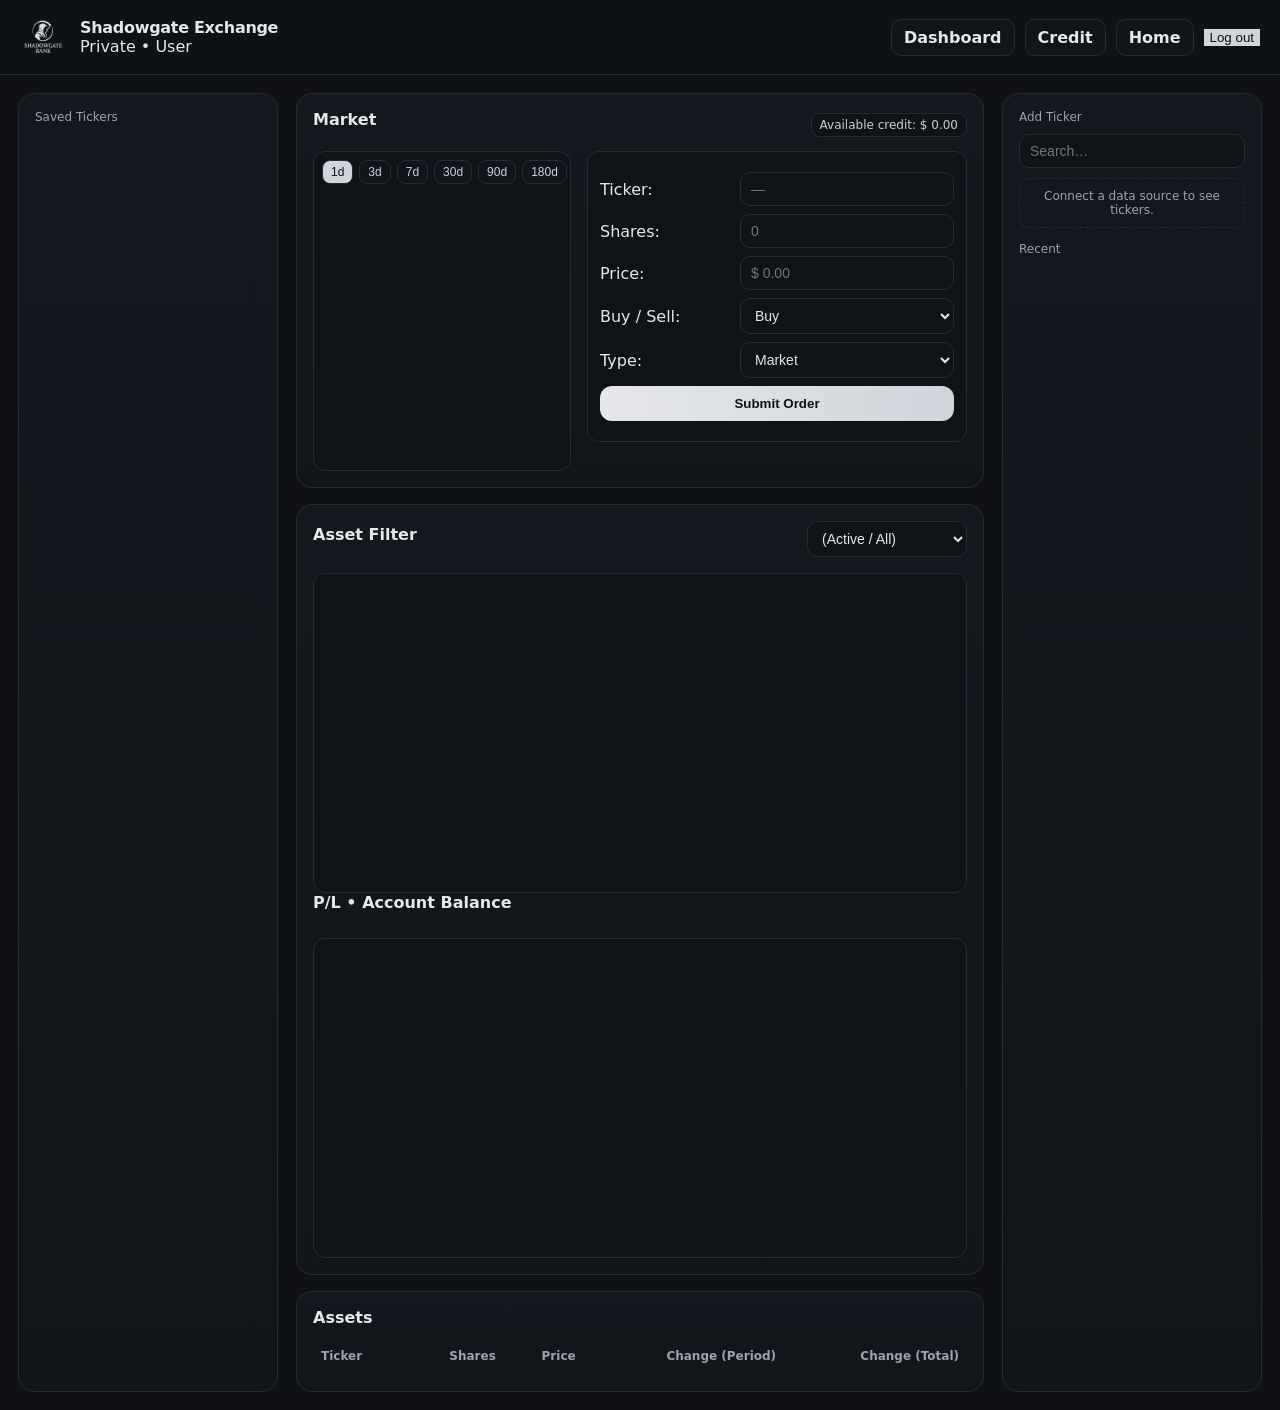
<file: Shadowgate_Bank/app/exchange/index.html>
<!DOCTYPE html>
<html lang="en">
<head>
  <meta charset="utf-8" />
  <meta name="viewport" content="width=device-width, initial-scale=1" />
  <title>Shadowgate Exchange</title>
  <style>
    :root{ --bg:#0f1115; --panel:#14171d; --text:#e5e7eb; --muted:#9ca3af; --line:#262b33; --btn:#d1d5db; --btn-2:#f3f4f6; --ink:#0b0d12; --good:#22c55e; --bad:#ef4444; }
    *{box-sizing:border-box} html,body{height:100%;margin:0;font-family:ui-sans-serif,system-ui,-apple-system,Segoe UI,Roboto,Arial}
    body{background:var(--bg);color:var(--text)} a{text-decoration:none;color:inherit}

    .page{min-height:100%;display:flex;flex-direction:column}
    .topbar{display:flex;align-items:center;justify-content:space-between;gap:16px;padding:14px 20px;border-bottom:1px solid var(--line);background:#0e1217}
    .brand{display:flex;align-items:center;gap:14px}
    .logo{height:46px;width:auto;display:block;filter:grayscale(100%) brightness(.95)}
    .title{font-weight:800;letter-spacing:-.3px}
    .actions{display:flex;align-items:center;gap:10px}
    .btn{border:1px solid var(--line);background:#111419;color:var(--text);padding:8px 12px;border-radius:10px;font-weight:600;cursor:pointer}
    .btn:hover{background:#151a21}
    .btn-light{background:var(--btn);color:var(--ink);border:0}
    .btn-light:hover{background:var(--btn-2)}

    /* Now: left sidebar (saved), center content, right sidebar (add ticker) */
    .wrap{display:grid;grid-template-columns:260px 1fr 260px;gap:18px;padding:18px;max-width:1400px;margin:0 auto;width:100%}
    @media (max-width: 1200px){ .wrap{grid-template-columns:220px 1fr} .rightbar{display:none} }

    .card{background:linear-gradient(180deg,var(--panel),#11151a);border:1px solid var(--line);border-radius:16px;padding:16px}

    .sidebar .section-title, .rightbar .section-title{font-size:12px;color:var(--muted);margin-bottom:10px}
    .saved{display:grid;gap:8px}
    .ticker-item{display:flex;align-items:center;justify-content:space-between;background:#0f1318;border:1px solid var(--line);padding:8px 10px;border-radius:10px;cursor:pointer}
    .ticker-item:hover{background:#151a21}
    .empty{color:var(--muted);font-size:12px;border:1px dashed var(--line);padding:10px;border-radius:10px;text-align:center}
    .chg-up{color:var(--good)} .chg-dn{color:var(--bad)}

    .panel-title{font-weight:800;margin-bottom:10px}
    .grid{display:grid;gap:16px}
    .two{grid-template-columns:1fr 1fr}
    @media (max-width: 1100px){ .two{grid-template-columns:1fr} }

    .row{display:grid;grid-template-columns:130px 1fr;align-items:center;gap:10px}
    .input,.select{background:#0f1318;border:1px solid var(--line);color:var(--text);border-radius:10px;padding:8px 10px;font-size:14px}
    .pill{background:#0f1318;border:1px solid var(--line);border-radius:8px;padding:4px 8px;font-size:12px;color:#c8cdd5}

    .chart{height:320px;background:#0f1318;border:1px solid var(--line);border-radius:12px;position:relative}
    canvas{width:100%;height:100%}
    .periods{display:flex;gap:6px;position:absolute;top:8px;left:8px}
    .periods button{border:1px solid var(--line);background:#10151b;color:#cbd0d7;padding:4px 8px;border-radius:8px;cursor:pointer;font-size:12px}
    .periods button.active{background:#d1d5db;color:#0b0d12}

    .toolbar{display:flex;gap:12px;align-items:center;justify-content:space-between}
    .toolbar .right{display:flex;gap:10px;align-items:center}

    table{width:100%;border-collapse:separate;border-spacing:0 8px}
    thead th{color:var(--muted);font-size:12px;text-align:left;padding:4px 8px}
    tbody td{background:#0f1318;border:1px solid var(--line);padding:10px 12px}
    tbody tr td:first-child{border-top-left-radius:10px;border-bottom-left-radius:10px}
    tbody tr td:last-child{border-top-right-radius:10px;border-bottom-right-radius:10px}
    .right{text-align:right}

    #submitOrder{background:linear-gradient(90deg,#e5e7eb,#d1d5db);color:#111;border:none;padding:10px 16px;font-weight:700;border-radius:12px;cursor:pointer;transition:all .2s ease}
    #submitOrder:hover{background:linear-gradient(90deg,#f3f4f6,#d1d5db);transform:translateY(-1px)}

    /* Order tool column fix */
    .market-split{display:grid;grid-template-columns:1fr 380px;gap:16px;margin-top:12px;align-items:start}
    .order{background:#0f1318;border:1px solid var(--line);border-radius:12px;padding:12px}
    .order .row{margin:8px 0}
    .section-head{display:flex;align-items:center;justify-content:space-between;gap:10px}

    /* Rightbar search list */
    .search{display:flex;gap:8px;align-items:center}
    #addSearch{width:100%}
    .list{display:grid;gap:8px;margin-top:10px;max-height:360px;overflow:auto}
    .list .item{display:flex;justify-content:space-between;align-items:center;background:#0f1318;border:1px solid var(--line);padding:8px 10px;border-radius:10px;cursor:pointer}
    .list .item:hover{background:#151a21}
  </style>
</head>
<body>
  <div class="page">
    <div class="topbar">
      <a class="brand" href="../../index.html" title="Home">
        <img class="logo" src="../../assets/Shadowgate_Logo.png" alt="Shadowgate Bank" />
        <div>
          <div class="title">Shadowgate Exchange</div>
          <div class="muted" id="who">Private • <span id="user-tag">User</span></div>
        </div>
      </a>
      <div class="actions">
        <a class="btn" href="../dashboard/index.html">Dashboard</a>
        <a class="btn" href="../credit/index.html">Credit</a>
        <a class="btn" href="../../index.html">Home</a>
        <button id="logout" class="btn-light">Log out</button>
      </div>
    </div>

    <div class="wrap">
      <!-- Sidebar LEFT -->
      <aside class="card sidebar">
        <div class="section-title">Saved Tickers</div>
        <div id="saved" class="saved"></div>
        <div id="savedEmpty" class="empty" style="display:none">No saved tickers yet.</div>
      </aside>

      <!-- Main area (center) -->
      <main class="grid">
        <section class="card">
          <div class="toolbar">
            <div class="panel-title">Market</div>
            <div class="right">
              <span class="pill">Available credit: <span id="avail">$ 0.00</span></span>
            </div>
          </div>

          <div class="market-split">
            <div class="chart">
              <div class="periods">
                <button data-p="30" class="active">1d</button>
                <button data-p="90">3d</button>
                <button data-p="210">7d</button>
                <button data-p="900">30d</button>
                <button data-p="2700">90d</button>
                <button data-p="5400">180d</button>
              </div>
              <canvas id="chart"></canvas>
            </div>
            <div class="order">
              <div class="row"><div>Ticker:</div><input id="fldTicker" class="input" placeholder="—" readonly /></div>
              <div class="row"><div>Shares:</div><input id="fldShares" class="input" placeholder="0" /></div>
              <div class="row"><div>Price:</div><input id="fldPrice" class="input" placeholder="$ 0.00" /></div>
              <div class="row"><div>Buy / Sell:</div>
                <select id="fldSide" class="select"><option value="buy">Buy</option><option value="sell">Sell</option></select>
              </div>
              <div class="row"><div>Type:</div>
                <select id="fldType" class="select"><option value="market">Market</option><option value="limit">Limit</option></select>
              </div>
              <div class="row" style="grid-template-columns:1fr"><button id="submitOrder">Submit Order</button></div>
            </div>
          </div>
        </section>

        <section class="card two">
          <div class="grid">
            <div class="section-head">
              <div class="panel-title">Asset Filter</div>
              <select id="filterSel" class="select" style="width:160px">
                <option value="">(Active / All)</option>
              </select>
            </div>
            <div class="chart"><canvas id="chartFilter"></canvas></div>
          </div>
          <div class="grid">
            <div class="panel-title">P/L • Account Balance</div>
            <div class="chart"><canvas id="chartPL"></canvas></div>
          </div>
        </section>

        <section class="card">
          <div class="panel-title">Assets</div>
          <table>
            <thead>
              <tr>
                <th>Ticker</th>
                <th class="right">Shares</th>
                <th class="right">Price</th>
                <th class="right">Change (Period)</th>
                <th class="right">Change (Total)</th>
              </tr>
            </thead>
            <tbody id="assets"></tbody>
          </table>
        </section>
      </main>

      <!-- Sidebar RIGHT: Add Ticker -->
      <aside class="card rightbar">
        <div class="section-title">Add Ticker</div>
        <div class="search">
          <input id="addSearch" class="input" placeholder="Search…" />
        </div>
        <div id="addList" class="list"></div>
        <div id="addEmpty" class="empty">Connect a data source to see tickers.</div>

        <div class="section-title" style="margin-top:14px">Recent</div>
        <div id="recentList" class="list"></div>
      </aside>
    </div>
  </div>

  <script>
    (function(){
      // --- session guard ---
      const sess = localStorage.getItem('sg_session');
      if (!sess) { window.location.href = '../../login/index.html'; return; }
      const user = JSON.parse(sess).u || localStorage.getItem('sg_user') || 'User';
      document.getElementById('user-tag').textContent = user;

      // --- state (no hardcoded tickers) ---
      const KEY = 'sg_exchange_' + user;
      const state = JSON.parse(localStorage.getItem(KEY) || 'null') || {
        availableCredit: 0,
        saved: [],
        recent: [],
        holdings: {},
        period: 30,
        active: null,
        filterTicker: null
      };
      let tickers = [];

      // injection API for your spreadsheet importer
      window.SGX = {
        setTickers(list){ tickers = Array.isArray(list) ? list.map(s=>String(s).toUpperCase()) : []; renderPicker(); if(!state.active && tickers.length){ setActive(tickers[0]); } savedEmptyToggle(); },
        setState(partial){ Object.assign(state, partial||{}); save(); bootstrap(); },
        getState(){ return JSON.parse(JSON.stringify(state)); }
      };

      // --- elements ---
      const availEl = document.getElementById('avail');
      const savedEl = document.getElementById('saved');
      const savedEmpty = document.getElementById('savedEmpty');
      const chart = document.getElementById('chart');
      const chartFilter = document.getElementById('chartFilter');
      const chartPL = document.getElementById('chartPL');
      const assetsT = document.getElementById('assets');
      const fldTicker = document.getElementById('fldTicker');
      const fldShares = document.getElementById('fldShares');
      const fldPrice = document.getElementById('fldPrice');
      const fldSide = document.getElementById('fldSide');
      const fldType = document.getElementById('fldType');
      const addList = document.getElementById('addList');
      const addSearch = document.getElementById('addSearch');
      const addEmpty = document.getElementById('addEmpty');
      const recentList = document.getElementById('recentList');
      const filterSel = document.getElementById('filterSel');

      // --- helpers (visual mocks) ---
      const fmt$ = n => '$ ' + Number(n||0).toLocaleString(undefined,{minimumFractionDigits:2,maximumFractionDigits:2});
      const clamp = (v,a,b)=> Math.max(a,Math.min(b,v));
      function seedRand(seed){ let x = 0; for (let i=0;i<seed.length;i++){ x = (x*31 + seed.charCodeAt(i))>>>0;} return ()=> (x = (1103515245*x + 12345)>>>0) / 0xffffffff; }
      function seriesFor(ticker, n){ const r = seedRand(ticker||'X'); let p = 50 + (r()*200); const arr=[]; for(let i=0;i<n;i++){ p = clamp(p*(1+(r()-0.5)*0.04),1,1000); arr.push(p);} return arr; }
      function drawLine(canvas, data){
        const ctx = canvas.getContext('2d');
        const w = canvas.width = canvas.clientWidth; const h = canvas.height = canvas.clientHeight;
        ctx.clearRect(0,0,w,h); if(!data.length) return;
        const min = Math.min(...data), max = Math.max(...data); const pad=8;
        ctx.beginPath(); data.forEach((v,i)=>{ const x = pad + (w-2*pad)*i/(data.length-1); const y = h-pad - (h-2*pad)*(v-min)/(max-min||1); if(i===0) ctx.moveTo(x,y); else ctx.lineTo(x,y);}); ctx.strokeStyle = '#d1d5db'; ctx.lineWidth = 2; ctx.stroke();
      }

      // Main chart with axes (right price scale + bottom time scale)
      function drawChartWithAxes(canvas, data){
        const ctx = canvas.getContext('2d');
        const w = canvas.width = canvas.clientWidth; const h = canvas.height = canvas.clientHeight;
        ctx.clearRect(0,0,w,h); if(!data.length) return;
        const padL = 10, padR = 46, padB = 26, padT = 12; // extra room on right/bottom for labels
        const innerW = w - padL - padR; const innerH = h - padT - padB;
        const min = Math.min(...data), max = Math.max(...data);
        // line
        ctx.beginPath();
        data.forEach((v,i)=>{
          const x = padL + innerW*i/(data.length-1);
          const y = padT + innerH*(1 - (v-min)/(max-min||1));
          if(i===0) ctx.moveTo(x,y); else ctx.lineTo(x,y);
        });
        ctx.strokeStyle = '#d1d5db'; ctx.lineWidth = 2; ctx.stroke();

        // right axis with price ticks
        const yTicks = 5; ctx.strokeStyle = '#262b33'; ctx.fillStyle = '#cbd0d7'; ctx.font = '12px ui-sans-serif';
        for(let k=0;k<=yTicks;k++){
          const t = k/yTicks; const y = padT + innerH*(1-t); const val = min + (max-min)*t;
          // grid line
          ctx.beginPath(); ctx.moveTo(padL, y); ctx.lineTo(padL+innerW, y); ctx.stroke();
          // tick + label on right
          ctx.beginPath(); ctx.moveTo(padL+innerW, y); ctx.lineTo(padL+innerW+4, y); ctx.stroke();
          ctx.fillText('$ '+Number(val).toLocaleString(undefined,{maximumFractionDigits:2,minimumFractionDigits:2}), padL+innerW+6, y+4);
        }

        // bottom time axis labels (static scale by selected period)
        const xTicks = 6; const now = new Date();
        // Map our period -> total days
        const p = Number(state.period);
        let days = 1; if(p>=210&&p<900) days = 7; else if(p>=900&&p<2700) days = 30; else if(p>=2700&&p<5400) days = 90; else if(p>=5400) days = 180; else if(p>=90) days = 3; else days = 1;
        ctx.fillStyle = '#cbd0d7';
        for(let k=0;k<=xTicks;k++){
          const t = k/xTicks; const x = padL + innerW*t; const tickDate = new Date(now.getTime() - (1-t)*days*24*60*60*1000);
          const label = (days<=1)
            ? tickDate.getHours().toString().padStart(2,'0')+':00'
            : (tickDate.getMonth()+1)+'/'+tickDate.getDate();
          ctx.textAlign = 'center'; ctx.fillText(label, x, padT+innerH+18);
          // bottom tick
          ctx.strokeStyle = '#262b33'; ctx.beginPath(); ctx.moveTo(x, padT+innerH); ctx.lineTo(x, padT+innerH+4); ctx.stroke();
        }
      }); ctx.strokeStyle = '#d1d5db'; ctx.lineWidth = 2; ctx.stroke(); }
      function priceNow(t){ const s = seriesFor(t, 200); return s[s.length-1]; }

      function save(){ localStorage.setItem(KEY, JSON.stringify(state)); }

      function savedEmptyToggle(){ savedEmpty.style.display = state.saved.length? 'none':'block'; }

      function renderSaved(){ savedEl.innerHTML=''; state.saved.forEach(t=>{ const now = priceNow(t); const prev = seriesFor(t,5)[0]; const chg = (now-prev)/prev*100; const div = document.createElement('div'); div.className='ticker-item'; div.innerHTML = `<span>${t}</span><span class="${chg>=0?'chg-up':'chg-dn'}">${chg>=0?'+':''}${chg.toFixed(1)}%</span>`; div.addEventListener('click', ()=> setActive(t)); savedEl.appendChild(div); }); savedEmptyToggle(); }

      function renderPicker(){
        addList.innerHTML='';
        const q = (addSearch.value||'').toUpperCase().trim();
        const list = tickers.filter(t => !q || t.includes(q)).slice(0,50);
        addEmpty.style.display = list.length? 'none':'block';
        list.forEach(t=>{
          const it = document.createElement('div');
          it.className = 'item';
          it.innerHTML = `<span>${t}</span><span class='pill'>Add</span>`;
          it.addEventListener('click', ()=> addTicker(t));
          addList.appendChild(it);
        });
      }

      function renderRecent(){
        recentList.innerHTML='';
        (state.recent||[]).slice(0,20).forEach(t=>{
          const it = document.createElement('div');
          it.className='item';
          it.textContent = t;
          it.addEventListener('click', ()=> setActive(t));
          recentList.appendChild(it);
        });
      }

      function renderFilterSelect(){
        if(!filterSel) return;
        const keys = Object.keys(state.holdings);
        filterSel.innerHTML = '<option value="">(Active / All)</option>' + keys.map(t=>`<option value="${t}">${t}</option>`).join('');
        if(state.filterTicker && keys.includes(state.filterTicker)) filterSel.value = state.filterTicker; else filterSel.value = '';
        filterSel.disabled = !keys.length;
      }

      function renderFilterChart(){
        const t = state.filterTicker || state.active || Object.keys(state.holdings)[0] || 'X';
        drawLine(chartFilter, seriesFor(t, 200));
      }

      function addTicker(t){
        if(!t) return; setActive(t);
        if(!state.saved.includes(t)) state.saved.push(t);
        state.recent = [t, ...state.recent.filter(x=>x!==t)].slice(0,20);
        save(); renderSaved(); renderRecent();
      }

      function renderTop(){ availEl.textContent = fmt$(state.availableCredit); }

      function setActive(t){ state.active = t; fldTicker.value = t||'—'; const now = t? priceNow(t):0; fldPrice.value = fmt$(now); drawLine(chart, t? seriesFor(t, state.period):[]); save(); renderAssets(); }

      function renderPeriods(){ document.querySelectorAll('.periods button').forEach(btn=>{ btn.classList.toggle('active', Number(btn.dataset.p)===state.period); btn.onclick = ()=>{ state.period = Number(btn.dataset.p); drawChartWithAxes(chart, seriesFor(state.active, state.period)); save(); }; }); }

      function renderAssets(){ assetsT.innerHTML=''; Object.keys(state.holdings).forEach(t=>{ const hld = state.holdings[t]; const now = priceNow(t); const periodSer = seriesFor(t, state.period); const prev = periodSer[0]; const chgP = (now-prev)/prev*100; const totalP = (now - hld.avg)/hld.avg*100; const tr = document.createElement('tr'); tr.innerHTML = `<td>${t}</td><td class='right'>${(hld.shares||0).toLocaleString()}</td><td class='right'>${fmt$(now)}</td><td class='right ${chgP>=0?'chg-up':'chg-dn'}'>${chgP>=0?'+':''}${isFinite(chgP)?chgP.toFixed(2):'—'}%</td><td class='right ${totalP>=0?'chg-up':'chg-dn'}'>${totalP>=0?'+':''}${isFinite(totalP)?totalP.toFixed(2):'—'}%</td>`; assetsT.appendChild(tr); });
        /* chartFilter drawn via renderFilterChart() */
        drawLine(chartPL, seriesFor('BAL'+(state.active||'X'), 200));
      }

      function submitOrder(){ const t = state.active; if(!t){ return alert('Pick a ticker first.'); }
        const shares = parseFloat(fldShares.value); const price = parseFloat(String(fldPrice.value).replace(/[^0-9.\-]/g,'')) || priceNow(t); if(!isFinite(shares) || shares<=0) return alert('Enter valid share amount'); const side = fldSide.value; const type = fldType.value; const cost = shares*price; if(side==='buy'){ if(cost>state.availableCredit) return alert('Insufficient credit'); state.availableCredit -= cost; const h = state.holdings[t]||{shares:0,avg:0}; const newTotal = h.shares + shares; h.avg = newTotal? (h.avg*h.shares + cost)/newTotal : price; h.shares = newTotal; state.holdings[t]=h; } else { const h = state.holdings[t]||{shares:0,avg:0}; if(shares>h.shares) return alert('Not enough shares'); h.shares -= shares; state.availableCredit += cost; if(h.shares<=0) delete state.holdings[t]; else state.holdings[t]=h; }
        save(); renderTop(); renderAssets(); renderFilterSelect(); renderFilterChart(); fldShares.value=''; if(type==='limit') alert('Mock: limit order stored as market for demo.'); }

      // events
      addSearch.addEventListener('input', renderPicker);
      document.getElementById('submitOrder').addEventListener('click', submitOrder);
      if(filterSel){ filterSel.addEventListener('change', ()=>{ state.filterTicker = filterSel.value || null; save(); renderFilterChart(); }); }
      document.getElementById('logout').addEventListener('click', ()=>{ localStorage.removeItem('sg_session'); window.location.href='../../login/index.html'; });

      function bootstrap(){ renderPicker(); renderSaved(); renderTop(); if(state.active) setActive(state.active); renderPeriods(); renderAssets(); renderRecent(); renderFilterSelect(); renderFilterChart(); }

      // init (no default tickers)
      bootstrap();
    })();
  </script>
</body>
</html>
</file>
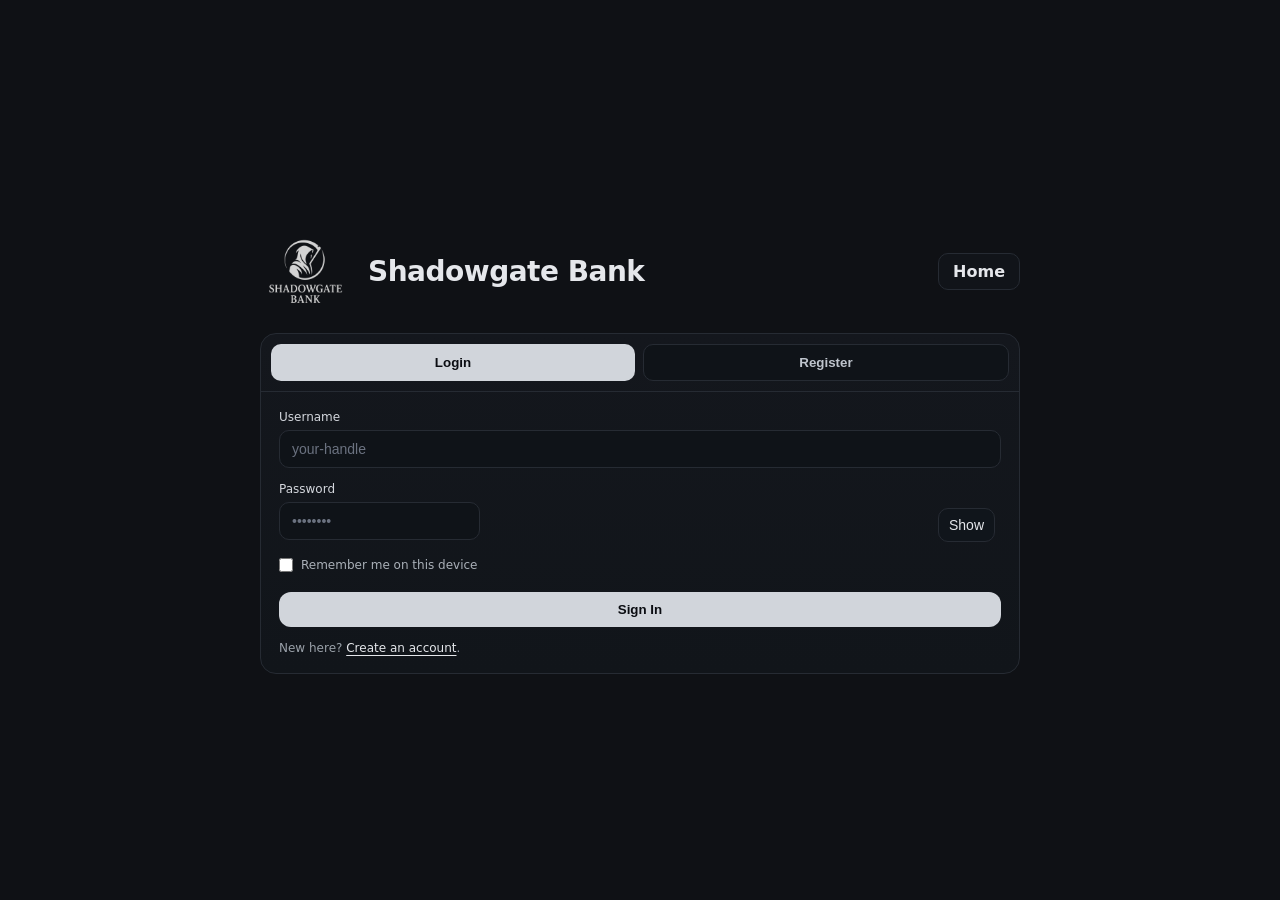
<file: Shadowgate_Bank/app/loans/index.html>
<!DOCTYPE html>
<html lang="en">
<head>
  <meta charset="utf-8" />
  <meta name="viewport" content="width=device-width, initial-scale=1" />
  <title>Shadowgate Bank — Loans</title>
  <style>
    :root{
      --bg:#0f1115; --panel:#14171d; --text:#e5e7eb; --muted:#9ca3af; --line:#262b33;
      --btn:#d1d5db; --btn-2:#f3f4f6; --ink:#0b0d12; --chip:#0f1318; --ok:#10b981; --warn:#f59e0b; --bad:#ef4444;
    }
    *{box-sizing:border-box} html,body{height:100%;margin:0;font-family:ui-sans-serif,system-ui,-apple-system,Segoe UI,Roboto,Arial}
    body{background:var(--bg);color:var(--text)} a{text-decoration:none;color:inherit}

    .page{min-height:100%;display:flex;flex-direction:column}
    .topbar{display:flex;align-items:center;justify-content:space-between;gap:16px;padding:14px 20px;border-bottom:1px solid var(--line);background:#0e1217}
    .brand{display:flex;align-items:center;gap:14px}
    .logo{height:46px;width:auto;display:block;filter:grayscale(100%) brightness(.95)}
    .title{font-weight:800;letter-spacing:-.3px}
    .actions{display:flex;align-items:center;gap:10px}
    .btn{border:1px solid var(--line);background:#111419;color:var(--text);padding:8px 12px;border-radius:10px;font-weight:600;cursor:pointer;transition:all .15s ease}
    .btn:hover{background:#151a21}
    .btn-light{background:var(--btn);color:var(--ink);border:0}
    .btn-light:hover{background:var(--btn-2);transform:translateY(-1px)}

    .wrap{max-width:900px;margin:0 auto;width:100%;padding:20px;display:grid;gap:20px}
    .card{background:linear-gradient(180deg,var(--panel),#11151a);border:1px solid var(--line);border-radius:16px;padding:20px}
    h2{margin:0 0 12px 0;font-weight:800}

    .grid{display:grid;gap:14px}
    .row{display:grid;grid-template-columns:220px 1fr;align-items:center;gap:10px}
    @media (max-width:700px){ .row{grid-template-columns:1fr} }

    .input,.select{background:#0f1318;border:1px solid var(--line);color:var(--text);border-radius:10px;padding:8px 10px;font-size:14px;width:100%}
    .input[readonly]{opacity:.9}
    .hidden{display:none}
    .muted{color:var(--muted);font-size:13px}
    .mono{font-variant-numeric:tabular-nums}
    .hr{height:1px;background:linear-gradient(90deg,transparent,#2a2f39,transparent);margin:6px 0} /* <- the literal line */

    /* eligibility list */
    .elist{display:grid;grid-template-columns:1fr 1fr;gap:12px}
    @media (max-width:700px){ .elist{grid-template-columns:1fr} }
    .ecard{display:flex;align-items:center;justify-content:space-between;gap:12px;background:var(--chip);border:1px solid var(--line);border-radius:12px;padding:12px}
    .etag{font-size:12px;border:1px solid var(--line);padding:3px 8px;border-radius:999px;background:#0e1217}
    .emain{display:flex;flex-direction:column;gap:4px}
    .ebig{font-weight:800}
    .eok{color:var(--ok)} .ebad{color:var(--bad)}
    .echoose{border:1px solid var(--line);background:#111419;color:var(--text);padding:6px 10px;border-radius:8px;cursor:pointer}
    .echoose:hover{background:#151a21}
    .eselected{outline:2px solid #3b82f6}

    /* mini calc card */
    .calcgrid{display:grid;grid-template-columns:1fr 1fr;gap:12px}
    @media (max-width:700px){ .calcgrid{grid-template-columns:1fr} }
  </style>
</head>
<body>
  <div class="page">
    <div class="topbar">
      <a class="brand" href="../../index.html" title="Home">
        <img class="logo" src="../../assets/Shadowgate_Logo.png" alt="Shadowgate Bank" />
        <div>
          <div class="title">Shadowgate Bank</div>
          <div class="muted">Loans Portal</div>
        </div>
      </a>
      <div class="actions">
        <a class="btn" href="../dashboard/index.html">Dashboard</a>
        <a class="btn" href="../../index.html">Home</a>
        <button id="logout" class="btn-light">Log out</button>
      </div>
    </div>

    <div class="wrap">
      <!-- Loan application -->
      <section class="card">
        <h2>Loan Application</h2>
        <div class="grid">
          <div class="row">
            <div>Loan purpose:</div>
            <select id="loanPurpose" class="select">
              <option value="">Select purpose</option>
              <option value="ship">Ship Purchase</option>
              <option value="standard">Standard Reason</option>
              <option value="refinance">Refinancing</option>
            </select>
          </div>
          <div class="row">
            <div>Loan type:</div>
            <select id="loanType" class="select">
              <option value="">Select type</option>
              <option value="interest">Interest</option>
              <option value="stable">Stable</option>
            </select>
          </div>
          <div class="row">
            <div>Amount:</div>
            <input id="loanAmount" class="input mono" placeholder="$ 0" />
          </div>

          <!-- show either duration (interest-only) OR repayment rate (stable) -->
          <div id="rowDuration" class="row">
            <div>Duration:</div>
            <input id="loanDuration" class="input mono" placeholder="0" />
            <span class="muted">weeks</span>
          </div>

          <div id="rowRepay" class="row hidden">
            <div>Repayment rate:</div>
            <input id="loanRepayRate" class="input mono" placeholder="0.10" />
            <span class="muted">decimal (not %)</span>
          </div>

          <!-- literal line separating user input vs auto populated -->
          <div class="hr"></div>

          <div class="row">
            <div>Interest rate:</div>
            <input id="loanRate" class="input mono" placeholder="% 0.00" readonly />
          </div>
          <div class="row">
            <div>Total interest paid:</div>
            <input id="totalInterest" class="input mono" placeholder="$ 0" readonly />
          </div>
          <div class="muted">Interest is charged weekly; totals are estimates.</div>
        </div>
      </section>

      <!-- Mini calculator for stable loans -->
      <section id="calcCard" class="card hidden">
        <h2>Repayment Rate Calculator</h2>
        <div class="calcgrid">
          <div class="row">
            <div>Weeks:</div>
            <input id="calcWeeks" type="number" min="1" step="1" class="input mono" placeholder="e.g. 10" />
          </div>
          <div class="row">
            <div>Repayment rate (1 / weeks):</div>
            <input id="calcRate" class="input mono" placeholder="0.10" readonly />
          </div>
        </div>
        <div class="muted" style="margin-top:6px">
          Tip: if you want the loan paid off in <em>N</em> weeks with a steady schedule, set repayment rate = <code>1 / N</code>.
        </div>
      </section>

      <!-- Eligibility list -->
      <section class="card">
        <div style="display:flex;align-items:center;justify-content:space-between;gap:10px">
          <h2>Eligibility</h2>
          <span id="basesPill" class="etag">Bases: —</span>
        </div>

        <div id="eligErr" class="muted" style="color:var(--bad);display:none"></div>
        <div id="eligList" class="elist"></div>

        <div class="muted" style="margin-top:8px">
          Click a tier to auto-fill the interest rate and clamp the maximum amount.
        </div>
      </section>
    </div>
  </div>

  <script>
    (function(){
      // ---- config & helpers ----
      const API_BASE = "https://shadowgatebackend-production.up.railway.app/api";
      const token = localStorage.getItem('sg_token');
      if (!token) { window.location.href='../../login/index.html'; return; }

      const $ = id => document.getElementById(id);
      const typeSel = $('loanType');
      const rowDuration = $('rowDuration');
      const rowRepay = $('rowRepay');
      const rateInput = $('loanRate');
      const amtInput = $('loanAmount');
      const repayInput = $('loanRepayRate');
      const durInput = $('loanDuration');
      const totalInput = $('totalInterest');

      const calcCard = $('calcCard');
      const calcWeeks = $('calcWeeks');
      const calcRate = $('calcRate');

      const eligList = $('eligList');
      const eligErr = $('eligErr');
      const basesPill = $('basesPill');

      const fmtMoney0 = n => new Intl.NumberFormat(undefined,{style:'currency',currency:'USD',maximumFractionDigits:0}).format(n);
      const fmtPct = n => `${(+n).toFixed(2)}`;

      let selectedTier = null;      // currently selected eligibility card
      let tiers = [];               // fetched tiers

      // ---- UI switching for type ----
      function applyTypeUI(){
        const t = (typeSel.value||'').toLowerCase();
        const isStable = t === 'stable';
        rowDuration.classList.toggle('hidden', isStable);
        rowRepay.classList.toggle('hidden', !isStable);
        calcCard.classList.toggle('hidden', !isStable);
      }
      typeSel.addEventListener('change', applyTypeUI);

      // ---- mini calculator ----
      function syncCalc(){
        const w = Math.max(1, Math.floor(+calcWeeks.value || 0));
        if (!w) { calcRate.value = ''; return; }
        const r = 1 / w;
        calcRate.value = r.toFixed(4);
        repayInput.value = r.toFixed(4);
      }
      calcWeeks.addEventListener('input', syncCalc);

      // ---- eligibility rendering ----
      function renderEligibility(rows){
        eligList.innerHTML = '';
        rows.forEach((r, idx) => {
          const card = document.createElement('div');
          card.className = 'ecard';
          card.dataset.index = idx;

          const main = document.createElement('div');
          main.className = 'emain';
          const tline = document.createElement('div');
          tline.innerHTML = `<span class="etag">${(r.type||'').toUpperCase()}</span>`;
          const max = document.createElement('div');
          max.className = 'ebig mono';
          max.textContent = fmtMoney0(r.max_amount);
          const rate = document.createElement('div');
          rate.className = 'muted mono';
          rate.textContent = `Interest: ${fmtPct(r.interest)} %/wk`;
          main.appendChild(tline);
          main.appendChild(max);
          main.appendChild(rate);

          const choose = document.createElement('button');
          choose.className = 'echoose';
          choose.textContent = 'Select';
          choose.addEventListener('click', () => selectTier(idx, card));

          card.appendChild(main);
          card.appendChild(choose);
          eligList.appendChild(card);
        });
      }

      function selectTier(idx, cardNode){
        selectedTier = tiers[idx];
        // visual selection
        [...eligList.children].forEach(n => n.classList.remove('eselected'));
        cardNode.classList.add('eselected');

        // auto-populate interest rate, clamp amount
        rateInput.value = fmtPct(selectedTier.interest);
        const max = +selectedTier.max_amount || 0;
        amtInput.max = max || '';
        // if current amount exceeds cap, trim it
        const cur = +amtInput.value || 0;
        if (max && cur > max) amtInput.value = String(max);

        // recalc total
        recalcTotals();
      }

      // ---- totals preview (simple estimate) ----
      function recalcTotals(){
        if (!selectedTier) { totalInput.value = ''; return; }
        const rate = (+selectedTier.interest || 0) / 100.0;   // weekly decimal
        const amount = Math.max(0, +amtInput.value || 0);
        const type = (typeSel.value||'').toLowerCase();
        const r = Math.min(1, Math.max(0, +repayInput.value || 0.0));
        const weeks = Math.max(1, Math.floor(+durInput.value || 1));

        let interest = 0;
        if (type === 'stable') {
          let P = amount;
          for (let w=0; w<weeks; w++){
            interest += P * rate;
            P = P * (1 - r);
          }
        } else {
          interest = amount * rate * weeks;
        }
        totalInput.value = fmtMoney0(Math.round(interest));
      }

      amtInput.addEventListener('input', recalcTotals);
      repayInput.addEventListener('input', recalcTotals);
      durInput.addEventListener('input', recalcTotals);
      typeSel.addEventListener('change', recalcTotals);

      // ---- API helpers ----
      async function api(path, opts={}){
        const res = await fetch(API_BASE + path, {
          ...opts,
          headers:{
            "Content-Type":"application/json",
            "Authorization":"Bearer " + token,
            ...(opts.headers||{})
          }
        });
        let data=null; try{ data=await res.json(); }catch{}
        if(!res.ok) throw new Error((data && (data.detail||data.error)) || `HTTP ${res.status}`);
        return data;
      }

      async function loadEligibility(){
        try{
          const rows = await api("/loan/eligibility/mine");
          tiers = rows || [];
          if (!tiers.length){
            eligErr.textContent = "No eligibility rows found for your account.";
            eligErr.style.display = 'block';
            return;
          }
          basesPill.textContent = `Bases: ${tiers[0].bases ?? '—'}`;
          renderEligibility(tiers);

          // auto-select the first row
          const first = eligList.children[0];
          if (first) selectTier(0, first);
        }catch(err){
          eligErr.textContent = err.message || "Failed to load eligibility.";
          eligErr.style.display = 'block';
        }
      }

      // ---- logout (JWT) ----
      document.getElementById('logout').addEventListener('click', ()=>{
        localStorage.removeItem('sg_token');
        localStorage.removeItem('sg_role');
        window.location.href='../../login/index.html';
      });

      // boot
      applyTypeUI();
      loadEligibility();
    })();
  </script>
<button class="btn btn-light" id="submitLoan">Submit Loan</button>
<div class="muted" id="submitMsg"></div>

</body>
</html>
</file>
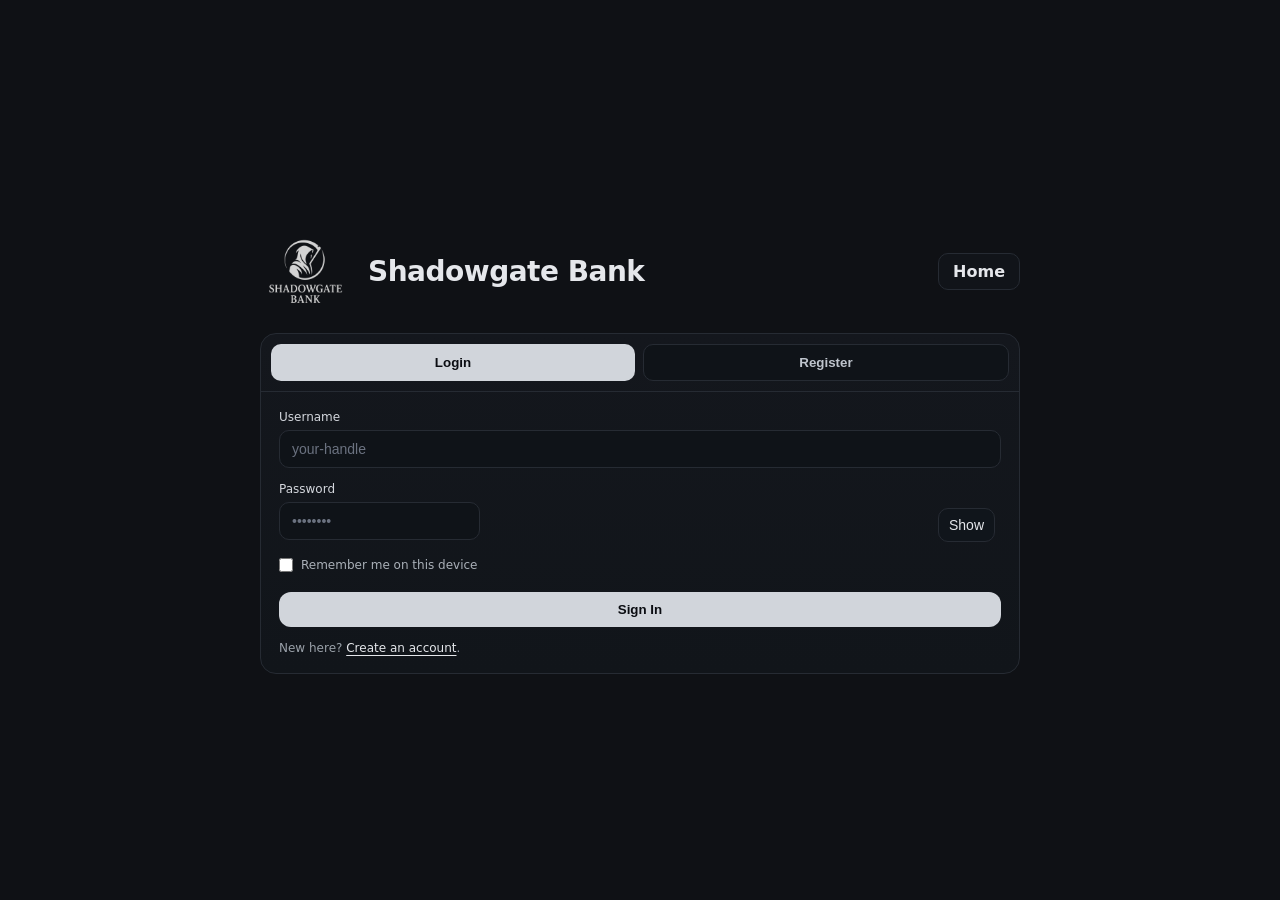
<file: Shadowgate_Bank/app/settings/index.html>
<!DOCTYPE html>
<html lang="en">
<head>
  <meta charset="utf-8" />
  <meta name="viewport" content="width=device-width, initial-scale=1" />
  <title>Shadowgate Bank — Account Dashboard</title>
  <style>
    :root{
      --bg:#0f1115; --panel:#14171d; --text:#e5e7eb; --muted:#9ca3af;
      --line:#262b33; --btn:#d1d5db; --btn-2:#f3f4f6; --ink:#0b0d12; --error:#ef4444;
      --chip:#0f1318;
    }
    *{box-sizing:border-box} html,body{height:100%;margin:0;
      font-family:ui-sans-serif,system-ui,-apple-system,Segoe UI,Roboto,Arial}
    body{background:var(--bg);color:var(--text)}
    a{text-decoration:none;color:inherit}

    .page{min-height:100%;display:flex;flex-direction:column}
    .topbar{display:flex;align-items:center;justify-content:space-between;gap:16px;
      padding:14px 20px;border-bottom:1px solid var(--line);background:#0e1217}
    .brand{display:flex;align-items:center;gap:14px}
    .logo{height:46px;width:auto;display:block;filter:grayscale(100%) brightness(.95)}
    .title{font-weight:800;letter-spacing:-.3px}
    .actions{display:flex;align-items:center;gap:10px}
    .btn{border:1px solid var(--line);background:#111419;color:var(--text);
      padding:8px 12px;border-radius:10px;font-weight:600;cursor:pointer}
    .btn:hover{background:#151a21}
    .btn-light{background:var(--btn);color:var(--ink);border:0}
    .btn-light:hover{background:var(--btn-2)}

    .wrap{display:grid;grid-template-columns:260px 1fr;gap:18px;padding:18px;max-width:1200px;margin:0 auto;width:100%}
    .card{background:linear-gradient(180deg,var(--panel),#11151a);border:1px solid var(--line);
      border-radius:16px;padding:16px}

    .sidebar .section-title{font-size:12px;color:var(--muted);margin-bottom:10px}
    .nav{display:grid;gap:10px}
    .nav a{display:flex;align-items:center;justify-content:space-between;
      background:#0f1318;border:1px solid var(--line);padding:10px 12px;border-radius:10px}
    .nav a:hover{background:#151a21}
    .pill{background:#0f1318;border:1px solid var(--line);border-radius:8px;padding:4px 8px;
      font-size:12px;color:#c8cdd5}

    .grid{display:grid;gap:16px}
    .grid.cols{grid-template-columns:1fr 1fr}
    @media (max-width: 900px){ .wrap{grid-template-columns:1fr} .grid.cols{grid-template-columns:1fr} }

    .h{display:flex;align-items:center;justify-content:space-between;margin-bottom:10px}
    .h .label{font-weight:800}
    .row{display:grid;grid-template-columns:220px 1fr;align-items:center;gap:10px;margin:6px 0}
    .row.tight{grid-template-columns:180px 1fr;gap:6px;margin:4px 0}
    .input{background:#0f1318;border:1px solid var(--line);color:var(--text);
      border-radius:10px;padding:8px 10px}
    .money{display:flex;gap:6px;align-items:center}
    .cash{min-width:120px}
    .muted{color:var(--muted);font-size:12px}
    .kicker{font-size:12px;color:#cbd0d7;background:var(--chip);border:1px solid var(--line);
      padding:3px 6px;border-radius:8px}

    .footer{padding:12px 20px;border-top:1px solid var(--line);color:var(--muted);font-size:12px}
    .spacer{height:8px}
  </style>
</head>
<body>
  <div class="page">
    <!-- Top bar -->
    <div class="topbar">
      <a class="brand" href="../../index.html" title="Home">
        <img class="logo" src="../../assets/Shadowgate_Logo.png" alt="Shadowgate Bank" />
        <div>
          <div class="title">Shadowgate Bank</div>
          <div class="muted" id="who">Private • <span id="user-tag">User</span></div>
        </div>
      </a>
      <div class="actions">
        <button id="setApi" class="btn">Set API Key</button>
        <a class="btn" href="../../index.html">Home</a>
        <button id="logout" class="btn-light">Log out</button>
      </div>
    </div>

    <!-- Body -->
    <div class="wrap">
      <!-- Left: actions -->
      <aside class="card sidebar">
        <div class="section-title">Actions</div>
        <nav class="nav">
          <a href="../../tools/loan-calculator/index.html"><span>Loan application</span><span class="pill">Tool</span></a>
          <a href="../credit/index.html"><span>Credit transaction</span><span class="pill">Form</span></a>
          <a href="../exchange/index.html"><span>Shadowgate Exchange</span><span class="pill">Market</span></a>
          <a href="../settings/index.html"><span>Settings</span><span class="pill">Profile</span></a>
        </nav>
      </aside>

      <!-- Right: main panels -->
      <main class="grid">
        <!-- Loans -->
        <section class="card">
          <div class="h">
            <div class="label">Loans</div>
            <span class="kicker">Summary</span>
          </div>
          <div class="row">
            <div>Principal:</div>
            <input class="input cash" id="loan-principal" placeholder="$ 0.00" />
          </div>
          <div class="row">
            <div>Interest left:</div>
            <input class="input cash" id="loan-interest-left" placeholder="$ 0.00" />
          </div>
        </section>

        <!-- Credit -->
        <section class="card">
          <div class="h">
            <div class="label">Credit <span class="muted" id="acctNo">[AN: —]</span></div>
            <span class="kicker">Account</span>
          </div>
          <div class="row">
            <div>Account balance:</div>
            <input class="input cash" id="credit-balance" placeholder="$ 0.00" />
          </div>
          <div class="row">
            <div>Credit limit:</div>
            <input class="input cash" id="credit-limit" placeholder="$ 0.00" />
          </div>
          <div class="row">
            <div>Funds available:</div>
            <input class="input cash" id="credit-available" placeholder="$ 0.00" />
          </div>
          <div class="row">
            <div>Interest rate:</div>
            <input class="input" id="credit-rate" placeholder="% 0.00" />
          </div>
          <div class="row">
            <div>Expected interest payment:</div>
            <input class="input cash" id="credit-expected" placeholder="$ 0.00" />
          </div>
          <div class="row">
            <div>Period end:</div>
            <input class="input" id="credit-period-end" placeholder="YYYY-MM-DD" />
          </div>
        </section>

        <!-- Assets (full width) -->
        <section class="card" style="grid-column:1/-1">
          <div class="h">
            <div class="label">Assets</div>
            <span class="kicker">Holdings</span>
          </div>

          <div class="grid cols">
            <div class="row tight">
              <div>Company shares:</div>
              <div class="money">
                <input class="input cash" id="asset-shares-usd" placeholder="$ 0.00" readonly />
                <input class="input cash" id="asset-shares-pct" placeholder="+0.0%" readonly />
              </div>
            </div>

            <div class="row tight">
              <div>Futures:</div>
              <div class="money">
                <input class="input cash" id="asset-fut-usd" placeholder="$ 0.00" readonly />
                <input class="input cash" id="asset-fut-pct" placeholder="+0.0%" readonly />
              </div>
            </div>

            <div class="row tight">
              <div>Funds:</div>
              <div class="money">
                <input class="input cash" id="asset-fund-usd" placeholder="$ 0.00" readonly />
                <input class="input cash" id="asset-fund-pct" placeholder="+0.0%" readonly />
              </div>
            </div>
          </div>
        </section>
      </main>
    </div>

    <div class="footer">
      Tip: this is a mock UI. Wire these inputs to your API when ready.
    </div>
  </div>

  <script>
    // -------- Guard: require a session (client-side mock) --------
    (function() {
      const sess = localStorage.getItem('sg_session');
      if (!sess) {
        window.location.href = "../../login/index.html";
        return;
      }
      const who = JSON.parse(sess || "{}").u || localStorage.getItem('sg_user') || "User";
      document.getElementById('user-tag').textContent = who;

      // Mock account number from username hash (placeholder)
      const acctNo = "#" + Math.abs(hashCode(who)).toString().slice(0,6);
      document.getElementById('acctNo').textContent = `[AN: ${acctNo}]`;

      // Set API key prompt (stores locally for now)
      document.getElementById('setApi').addEventListener('click', () => {
        const cur = localStorage.getItem('sg_api') || "";
        const val = prompt("Enter your FIO API Key:", cur);
        if (val != null) localStorage.setItem('sg_api', val.trim());
      });

      // Logout
      document.getElementById('logout').addEventListener('click', () => {
        localStorage.removeItem('sg_session');
        window.location.href = "../../login/index.html";
      });

      // ---- helpers ----
      function hashCode(s){
        let h = 0; for (let i=0;i<s.length;i++){ h = (h<<5)-h + s.charCodeAt(i); h|=0; }
        return h;
      }
    })();
  </script>

</body>
</html>
</file>
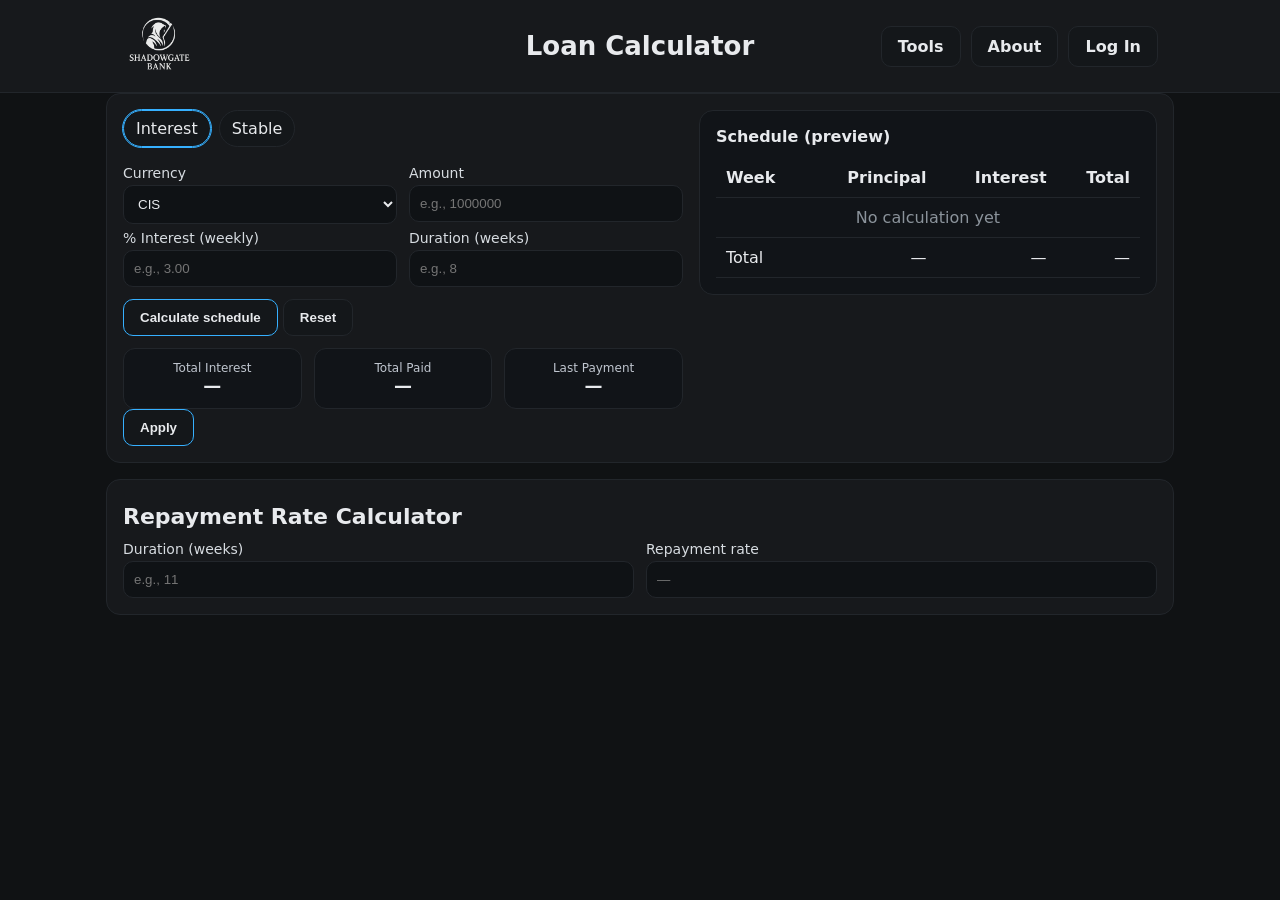
<file: Shadowgate_Bank/tools/loan-calculator/index.html>
<!doctype html>
<html lang="en">
<head>
  <meta charset="utf-8" />
  <meta name="viewport" content="width=device-width, initial-scale=1" />
  <title>Loan Calculator • Shadowgate Bank</title>

  <style>
    :root{
      --bg:#101214; --panel:#17191c; --border:#22262b;
      --text:#e8eaed; --muted:#b3bac4; --brand:#36b0ff; --radius:14px; --maxw:1100px;
    }
    *{box-sizing:border-box}
    body{margin:0; background:var(--bg); color:var(--text); font-family: system-ui, -apple-system, Segoe UI, Roboto, Arial, sans-serif}
    a{color:var(--brand); text-decoration:none}
    a:hover{text-decoration:underline}
    .wrap{max-width:var(--maxw); margin:0 auto; padding:0 16px}

    header{background:var(--panel); border-bottom:1px solid var(--border)}
    .header-bar{display:flex; align-items:center; justify-content:center; position:relative; min-height:92px}
    .logo-left{position:absolute; left:16px; display:flex; align-items:center}
    .logo-left img{height:74px; width:auto; object-fit:contain}
    .site-title{font-size:26px; font-weight:800; margin:0}
    .header-actions{position:absolute; right:16px; display:flex; gap:10px}
    .btn{display:inline-flex; align-items:center; justify-content:center; padding:10px 16px; border:1px solid var(--border); background:#14171a; color:var(--text); border-radius:10px; font-weight:600; cursor:pointer}
    .btn.primary{border-color:var(--brand)}
    .btn:hover{background:#191d21}

    main{padding:24px 0}
    h2{margin:8px 0 6px; font-size:22px}
    .panel{background:var(--panel); border:1px solid var(--border); border-radius:var(--radius); padding:16px}
    .grid{display:grid; grid-template-columns: 1.1fr 0.9fr; gap:16px}
    @media (max-width:900px){ .grid{grid-template-columns:1fr} }

    .toggle{display:flex; gap:8px; flex-wrap:wrap}
    .toggle .chip{
      padding:8px 12px; border:1px solid var(--border); border-radius:999px; background:#14171a; cursor:pointer; user-select:none
    }
    .toggle .chip.active{border-color:var(--brand); outline:1px solid var(--brand)}
    .row{display:grid; grid-template-columns:1fr 1fr; gap:12px}
    label{display:block; font-size:14px; color:#d7dce1; margin:6px 0 4px}
    input, select{width:100%; padding:10px; border-radius:10px; border:1px solid var(--border); background:#0f1215; color:var(--text)}
    table{width:100%; border-collapse:collapse; margin-top:12px}
    th, td{padding:10px; border-bottom:1px solid var(--border); text-align:right; white-space:nowrap}
    th:first-child, td:first-child{text-align:left}

    .kpis{display:grid; grid-template-columns:repeat(3,1fr); gap:12px; margin-top:12px}
    .kpi{background:#111418; border:1px solid var(--border); border-radius:12px; padding:12px; text-align:center}
    .kpi .label{color:#c0c6cf; font-size:12px}
    .kpi .value{font-weight:700; font-size:18px}
    .apply-wrap{display:flex; justify-content:flex-end; margin-top:12px}
  </style>
</head>
<body>
  <!-- Header -->
  <header>
    <div class="wrap">
      <div class="header-bar">
        <div class="logo-left">
          <a href="../../"><img src="../../assets/Shadowgate_Logo.png" alt="Shadowgate Bank"></a>
        </div>
        <h1 class="site-title">Loan Calculator</h1>
        <div class="header-actions">
          <a class="btn" href="../">Tools</a>
          <a class="btn" href="../../about/">About</a>
          <a class="btn" href="../../login/">Log In</a>
        </div>
      </div>
    </div>
  </header>

  <main class="wrap">
    <section class="panel grid" id="calculator">
      <!-- Left: inputs -->
      <div>
        <div class="toggle" id="loanType">
          <div class="chip active" data-type="interest">Interest</div>
          <div class="chip" data-type="stable">Stable</div>
        </div>

        <div class="row" style="margin-top:12px">
          <div>
            <label for="currency">Currency</label>
            <select id="currency">
              <option value="CIS">CIS</option>
              <option value="AIC">AIC</option>
              <option value="NCC">NCC</option>
              <option value="ICA">ICA</option>
            </select>
          </div>
          <div>
            <label for="amount">Amount</label>
            <input id="amount" type="number" inputmode="decimal" placeholder="e.g., 1000000" />
          </div>
        </div>

        <div class="row">
          <div>
            <label for="rate">% Interest (weekly)</label>
            <input id="rate" type="number" step="0.01" placeholder="e.g., 3.00" />
          </div>

          <!-- Interest: Duration | Stable: Repayment Rate -->
          <div id="durationWrap">
            <label for="duration">Duration (weeks)</label>
            <input id="duration" type="number" step="1" min="1" placeholder="e.g., 8" />
          </div>
          <div id="repayWrap" style="display:none">
            <label for="repayRate">Repayment rate</label>
            <input id="repayRate" type="number" step="0.001" min="0.001" max="1" placeholder="e.g., 0.090" />
          </div>
        </div>

        <div style="margin-top:12px">
          <button class="btn primary" id="calcBtn" type="button">Calculate schedule</button>
          <button class="btn" id="resetBtn" type="button">Reset</button>
        </div>

        <div class="kpis">
          <div class="kpi"><div class="label">Total Interest</div><div class="value" id="kpiInterest">—</div></div>
          <div class="kpi"><div class="label">Total Paid</div><div class="value" id="kpiTotal">—</div></div>
          <div class="kpi"><div class="label">Last Payment</div><div class="value" id="kpiLast">—</div></div>
        </div>

        <!-- Apply button moved here -->
        <div class="apply">
  <button class="btn primary" id="applyBtn" type="button">Apply</button>
</div>

      </div>

      <!-- Right: preview -->
      <div>
        <div class="panel" style="background:#111418">
          <strong>Schedule (preview)</strong>
          <table>
            <thead>
              <tr>
                <th>Week</th>
                <th>Principal</th>
                <th>Interest</th>
                <th>Total</th>
              </tr>
            </thead>
            <tbody id="scheduleBody">
              <tr><td colspan="4" style="text-align:center;color:#8b939b">No calculation yet</td></tr>
            </tbody>
            <tfoot>
              <tr>
                <td>Total</td>
                <td id="tPrincipal">—</td>
                <td id="tInterest">—</td>
                <td id="tTotal">—</td>
              </tr>
            </tfoot>
          </table>
        </div>
      </div>
    </section>

    <!-- Repayment Rate Calculator: two boxes -->
    <section class="panel" id="rrCalc" style="margin-top:16px">
      <h2>Repayment Rate Calculator</h2>
      <div class="row">
        <div>
          <label for="rrWeeks">Duration (weeks)</label>
          <input id="rrWeeks" type="number" min="1" step="1" placeholder="e.g., 11" />
        </div>
        <div>
          <label>Repayment rate</label>
          <input id="rrOut" type="text" readonly placeholder="—" />
        </div>
      </div>
    </section>
  </main>

  <script>
    // ---------- Helpers ----------
    const fmt = (n) => Number.isFinite(n) ? n.toLocaleString(undefined,{maximumFractionDigits:2}) : "—";
    const n2 = (x) => +x.toFixed(2);

    // ---------- Elements ----------
    const typeChips = document.querySelectorAll('#loanType .chip');
    const durationWrap = document.getElementById('durationWrap');
    const repayWrap = document.getElementById('repayWrap');

    const amountEl = document.getElementById('amount');
    const rateEl = document.getElementById('rate');
    const durationEl = document.getElementById('duration');
    const repayRateEl = document.getElementById('repayRate');

    const scheduleBody = document.getElementById('scheduleBody');
    const tPrincipal = document.getElementById('tPrincipal');
    const tInterest  = document.getElementById('tInterest');
    const tTotal     = document.getElementById('tTotal');
    const kpiInterest = document.getElementById('kpiInterest');
    const kpiTotal    = document.getElementById('kpiTotal');
    const kpiLast     = document.getElementById('kpiLast');

    const rrWeeks = document.getElementById('rrWeeks');
    const rrOut   = document.getElementById('rrOut');

    let loanType = 'interest';

    // ---------- UI: type toggle ----------
    function setType(type){
      loanType = type;
      typeChips.forEach(c => c.classList.toggle('active', c.dataset.type === type));
      if (type === 'stable'){
        durationWrap.style.display = 'none';
        repayWrap.style.display = 'block';
      } else {
        durationWrap.style.display = 'block';
        repayWrap.style.display = 'none';
      }
    }
    typeChips.forEach(c => c.addEventListener('click', () => setType(c.dataset.type)));

    // ---------- RR mini calc (weeks -> rate) ----------
    rrWeeks.addEventListener('input', () => {
      const w = parseInt(rrWeeks.value,10);
      rrOut.value = (Number.isFinite(w) && w>0) ? (1/w).toFixed(3) : "";
    });

    // ---------- Build schedules ----------
    function buildScheduleInterest(P, rPct, weeks){
      const r = rPct/100;
      let bal = P, totP=0, totI=0, last=0;
      const rows=[];
      for(let k=1;k<=weeks;k++){
        const interest = n2(bal*r);
        const pPay = (k===weeks) ? n2(bal) : 0;
        const pay = n2(pPay + interest);
        rows.push({week:k, p:pPay, i:interest, t:pay});
        bal = n2(bal - pPay);
        totP += pPay; totI += interest; last = pay;
      }
      return {rows, totals:{p:n2(totP), i:n2(totI), t:n2(totP+totI), last}};
    }

    // Stable = constant principal each period, duration implied by repayment rate
    function buildScheduleStable(P, rPct, repayRate){
      const r = rPct/100;
      const pPerRaw = P * repayRate;              // fixed principal each period
      const pPer = n2(Math.max(0, pPerRaw));
      let bal = P, k=0, totP=0, totI=0, last=0;
      const rows=[];
      // safety cap to prevent accidental infinite loops
      for(let guard=0; guard<1040 && bal>0.0001; guard++){
        k++;
        const interest = n2(bal*r);
        let pPay = (bal <= pPer) ? n2(bal) : pPer;
        const pay = n2(pPay + interest);
        rows.push({week:k, p:pPay, i:interest, t:pay});
        bal = n2(bal - pPay);
        totP += pPay; totI += interest; last = pay;
      }
      return {rows, totals:{p:n2(totP), i:n2(totI), t:n2(totP+totI), last}};
    }

    function renderPreview(s){
      if (!s || s.rows.length === 0){
        scheduleBody.innerHTML = `<tr><td colspan="4" style="text-align:center;color:#8b939b">No calculation yet</td></tr>`;
        tPrincipal.textContent = tInterest.textContent = tTotal.textContent = kpiInterest.textContent = kpiTotal.textContent = kpiLast.textContent = "—";
        return;
      }
      scheduleBody.innerHTML = s.rows.map(r =>
        `<tr>
          <td>${r.week}</td>
          <td>${fmt(r.p)}</td>
          <td>${fmt(r.i)}</td>
          <td>${fmt(r.t)}</td>
        </tr>`).join("");

      tPrincipal.textContent = fmt(s.totals.p);
      tInterest.textContent  = fmt(s.totals.i);
      tTotal.textContent     = fmt(s.totals.t);

      kpiInterest.textContent = fmt(s.totals.i);
      kpiTotal.textContent    = fmt(s.totals.t);
      kpiLast.textContent     = fmt(s.totals.last);
    }

    function calculate(){
      const P = parseFloat(amountEl.value);
      const rPct = parseFloat(rateEl.value);
      if (!(P>0) || !(rPct>=0)){ alert("Enter Amount and weekly % Interest."); return; }

      let sched;
      if (loanType === 'interest'){
        const weeks = parseInt(durationEl.value,10);
        if (!(Number.isInteger(weeks) && weeks>0)){ alert("Enter Duration (weeks)."); return; }
        sched = buildScheduleInterest(P, rPct, weeks);
      } else {
        const rr = parseFloat(repayRateEl.value);
        if (!(rr>0 && rr<=1)){ alert("Enter Repayment rate (0–1)."); return; }
        sched = buildScheduleStable(P, rPct, rr);
      }
      renderPreview(sched);
    }

    document.getElementById('calcBtn').addEventListener('click', calculate);
    document.getElementById('resetBtn').addEventListener('click', () => {
      document.querySelectorAll('#calculator input').forEach(i => i.value = '');
      renderPreview(null);
    });

    // ---------- Apply button routing ----------
    function isLoggedIn() {
  return !!(localStorage.getItem("authToken") || sessionStorage.getItem("authToken"));
}

document.getElementById('applyBtn').addEventListener('click', () => {
  if (localStorage.getItem('authToken')) {
    location.href = '../../app/loans/index.html';
  } else {
    const next = encodeURIComponent('../../app/loans/index.html');
    location.href = `../../login/?next=${next}`;
  }
});





    // defaults
    setType('interest');
  </script>
</body>
</html>
</file>
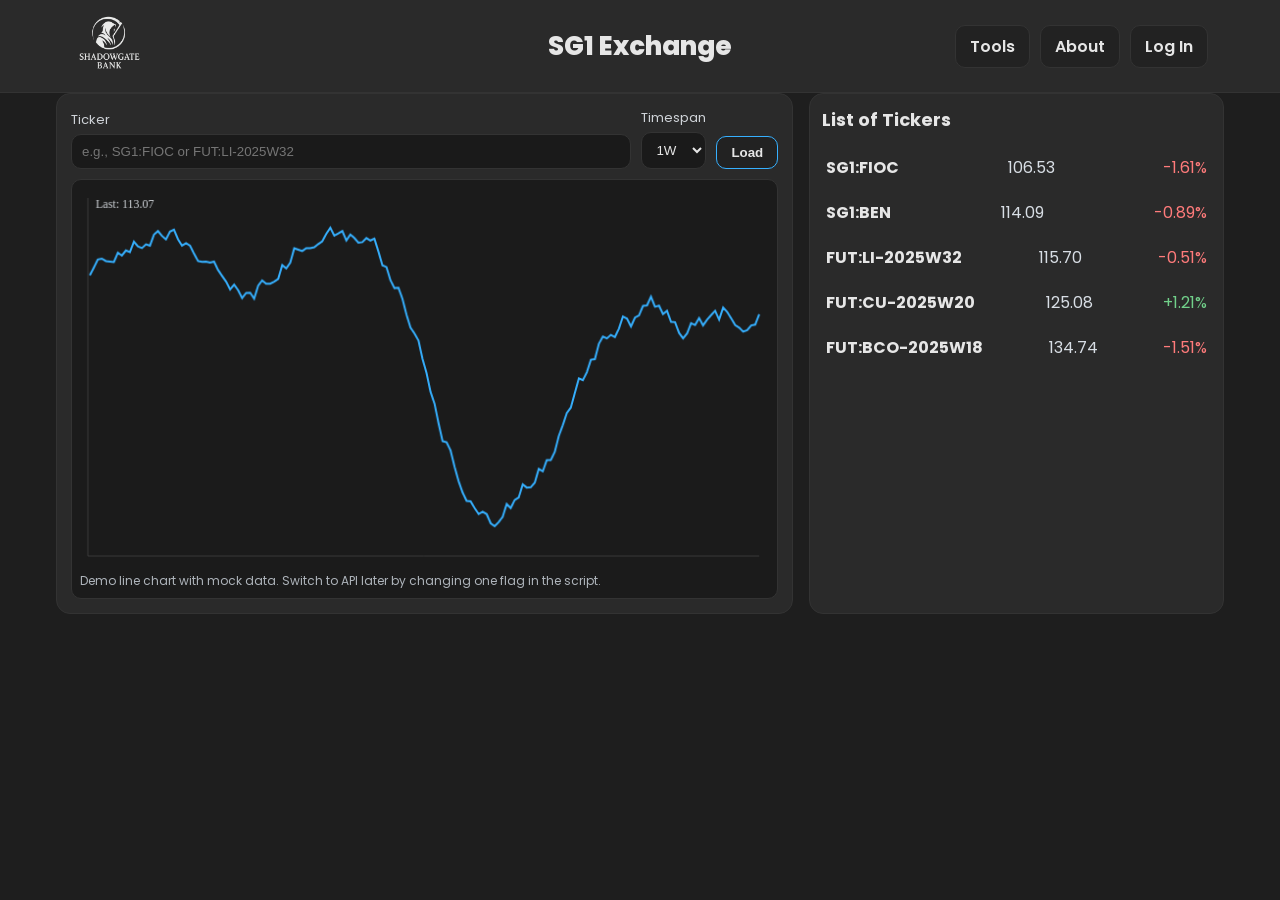
<file: Shadowgate_Bank/tools/market/index.html>
<!doctype html>
<html lang="en">
<head>
  <meta charset="utf-8" />
  <meta name="viewport" content="width=device-width, initial-scale=1" />
  <title>Market • Shadowgate Bank</title>

  <style>
    :root{ --bg:#1e1e1e; --panel:#2a2a2a; --border:#333; --text:#e6e6e6; --muted:#aeb4bb; --brand:#36b0ff; --radius:14px; --maxw:1200px; }
    *{ box-sizing:border-box }
    body{ margin:0; background:var(--bg); color:var(--text); font-family: 'Poppins', system-ui, Arial, sans-serif }
    a{ color:var(--brand); text-decoration:none } a:hover{text-decoration:underline}
    .wrap{ max-width:var(--maxw); margin:0 auto; padding:0 16px }

    /* Header */
    header{ background:var(--panel); border-bottom:1px solid var(--border) }
    .header-bar{ display:flex; align-items:center; justify-content:center; position:relative; min-height:92px }
    .logo-left{ position:absolute; left:16px; display:flex; align-items:center }
    .logo-left img{ height:74px; width:auto; object-fit:contain }
    .site-title{ font-size:26px; font-weight:800; margin:0 }
    .header-actions{ position:absolute; right:16px; display:flex; gap:10px }
    .btn{ display:inline-flex; align-items:center; justify-content:center; padding:8px 14px; border:1px solid var(--border); background:#222; color:var(--text); border-radius:10px; font-weight:600 }
    .btn.primary{ border-color:var(--brand) } .btn:hover{ background:#242424 }

    /* Layout */
    main{ padding:22px 0 }
    .grid{ display:grid; grid-template-columns: 1.6fr 0.9fr; gap:16px }
    @media (max-width: 980px){ .grid{ grid-template-columns:1fr; } }

    .panel{ background:var(--panel); border:1px solid var(--border); border-radius:var(--radius); padding:14px }
    .row{ display:grid; grid-template-columns: 1fr auto auto; gap:10px; align-items:end }
    label{ display:block; font-size:13px; color:#cfd3d8; margin-bottom:4px }
    input, select{ width:100%; padding:9px 10px; border-radius:10px; border:1px solid var(--border); background:#1a1a1a; color:var(--text) }
    .muted{ color:var(--muted) }

    /* Chart area */
    #chartWrap{ background:#1b1b1b; border:1px solid var(--border); border-radius:10px; padding:8px; height:420px; display:flex; flex-direction:column }
    #chartCanvas{ flex:1; width:100% }

    /* Ticker list */
    .tickers{ background:var(--panel); border:1px solid var(--border); border-radius:var(--radius); padding:0 }
    .tickers h3{ margin:12px 12px 6px; font-size:18px }
    .list{ max-height:520px; overflow:auto; padding:6px 8px }
    .item{ display:flex; justify-content:space-between; gap:8px; padding:10px 8px; border-radius:8px; cursor:pointer }
    .item:hover{ background:#262626 }
    .sym{ font-weight:700 }
    .price{ color:#d8dee5 }
    .chg.up{ color:#71d08a } .chg.down{ color:#ff7b7b }
  </style>

  <link rel="preconnect" href="https://fonts.googleapis.com"><link rel="preconnect" href="https://fonts.gstatic.com" crossorigin>
  <link href="https://fonts.googleapis.com/css2?family=Poppins:wght@400;600;700&display=swap" rel="stylesheet">
</head>
<body>
  <!-- Header -->
  <header>
    <div class="wrap">
      <div class="header-bar">
        <div class="logo-left">
          <a href="../../"><img src="Shadowgate_Logo.png" alt="Shadowgate Bank">
</a>
        </div>
        <h1 class="site-title">SG1 Exchange</h1>
        <div class="header-actions">
          <a class="btn" href="../">Tools</a>
          <a class="btn" href="../../about/">About</a>
          <a class="btn" href="../../login/">Log In</a>
        </div>
      </div>
    </div>
  </header>

  <main class="wrap">
    <div class="grid">
      <!-- Left: chart + controls -->
      <section class="panel">
        <div class="row">
          <div>
            <label for="ticker">Ticker</label>
            <input id="ticker" placeholder="e.g., SG1:FIOC or FUT:LI-2025W32" />
          </div>
          <div>
            <label for="span">Timespan</label>
            <select id="span">
              <option value="1d">1D</option>
              <option value="1w" selected>1W</option>
              <option value="1m">1M</option>
              <option value="3m">3M</option>
              <option value="1y">1Y</option>
            </select>
          </div>
          <div>
            <button id="loadBtn" class="btn primary" style="margin-top:22px">Load</button>
          </div>
        </div>

        <div id="chartWrap" style="margin-top:10px">
          <canvas id="chartCanvas"></canvas>
          <div id="chartHint" class="muted" style="font-size:12px; margin-top:6px">
            Demo line chart with mock data. Switch to API later by changing one flag in the script.
          </div>
        </div>
      </section>

      <!-- Right: list of tickers -->
      <aside class="tickers">
        <h3>List of Tickers</h3>
        <div id="tickerList" class="list"></div>
      </aside>
    </div>
  </main>

  <script>
    /* =========================
       ADAPTER TOGGLE (one line)
       =========================
       Use 'mock' now; change to 'api' when your caching API is ready.
    */
    const DATA_SOURCE = 'mock'; // 'mock' | 'api'

    /* =========================
       API Endpoints (back-end)
       =========================
       When switching to 'api', set BASE like:
         const BASE = 'https://your-proxy.example.com/api/market';
       Expected JSON:
         GET ${BASE}/summary          -> { instruments:[{symbol,last,change24h}], ts }
         GET ${BASE}/candles?symbol=…&span=1w
           -> { symbol, span, candles:[{t, o, h, l, c, v}] }
    */
    const BASE = '/api/market'; // placeholder; won’t be called in mock mode

    /* =========================
       Adapters
       ========================= */
    const MockAdapter = {
      async summary(){
        const syms = ['SG1:FIOC','SG1:BEN','FUT:LI-2025W32','FUT:CU-2025W20','FUT:BCO-2025W18'];
        return {
          instruments: syms.map((s,i)=>({
            symbol: s,
            last: +(100 + i*7 + Math.random()*8).toFixed(2),
            change24h: +( (Math.random()*4-2).toFixed(2) )
          })),
          ts: Date.now()
        };
      },
      async candles(symbol, span){
        // Produce deterministic-ish mock candles
        const n = ({'1d':24, '1w':7*24, '1m':30*24, '3m':90*24, '1y':365*24})[span] || 7*24;
        let t = Date.now() - n*3600*1000;
        let v = 100 + Math.random()*20;
        const arr = [];
        for(let i=0;i<n;i++){
          const drift = (Math.sin(i/17)+Math.cos(i/9))*0.2;
          const noise = (Math.random()-0.5)*0.8;
          const o = v;
          v = Math.max(1, v + drift + noise);
          const c = v;
          const h = Math.max(o,c) + Math.random()*0.6;
          const l = Math.min(o,c) - Math.random()*0.6;
          arr.push({ t, o:+o.toFixed(2), h:+h.toFixed(2), l:+l.toFixed(2), c:+c.toFixed(2), v: Math.round(100+Math.random()*900) });
          t += 3600*1000;
        }
        return { symbol, span, candles: arr };
      }
    };

    const ApiAdapter = {
      async summary(){
        const r = await fetch(`${BASE}/summary`, { headers:{ 'accept':'application/json' }});
        return r.json();
      },
      async candles(symbol, span){
        const r = await fetch(`${BASE}/candles?symbol=${encodeURIComponent(symbol)}&span=${span}`, { headers:{ 'accept':'application/json' }});
        return r.json();
      }
    };

    const Data = (DATA_SOURCE === 'api') ? ApiAdapter : MockAdapter;

    /* =========================
       UI Wiring
       ========================= */
    const listEl   = document.getElementById('tickerList');
    const inputEl  = document.getElementById('ticker');
    const spanEl   = document.getElementById('span');
    const loadBtn  = document.getElementById('loadBtn');
    const canvas   = document.getElementById('chartCanvas');
    const ctx      = canvas.getContext('2d');

    async function loadSummary(){
      const s = await Data.summary();
      renderList(s.instruments);
    }

    function renderList(items){
      listEl.innerHTML = '';
      items.forEach(it=>{
        const row = document.createElement('div');
        row.className = 'item';
        row.innerHTML = `
          <div class="sym">${it.symbol}</div>
          <div class="price">${it.last.toFixed ? it.last.toFixed(2) : it.last}</div>
          <div class="chg ${it.change24h>=0?'up':'down'}">${(it.change24h>=0?'+':'')}${it.change24h.toFixed ? it.change24h.toFixed(2) : it.change24h}%</div>
        `;
        row.addEventListener('click', ()=>{
          inputEl.value = it.symbol;
          loadChart();
        });
        listEl.appendChild(row);
      });
    }

    async function loadChart(){
      const symbol = (inputEl.value || '').trim() || 'SG1:FIOC';
      const span   = spanEl.value || '1w';
      const data   = await Data.candles(symbol, span);
      drawLineChart(data.candles);
    }

    function drawLineChart(candles){
      // Resize canvas to parent
      const box = canvas.parentElement.getBoundingClientRect();
      canvas.width = Math.floor(box.width - 4);
      canvas.height = Math.floor(box.height - 40);

      ctx.clearRect(0,0,canvas.width,canvas.height);
      if (!candles || candles.length === 0) return;

      // Compute bounds
      const xs = candles.map((_,i)=>i);
      const ys = candles.map(d=>d.c);
      const min = Math.min(...ys), max = Math.max(...ys);
      const pad = (max-min)*0.1 || 1;
      const lo = min - pad, hi = max + pad;

      // Helpers
      const x = i => (i / (xs.length-1)) * (canvas.width - 20) + 10;
      const y = v => canvas.height - ((v - lo) / (hi - lo)) * (canvas.height - 20) - 10;

      // Axis (light)
      ctx.strokeStyle = '#3a3a3a'; ctx.lineWidth = 1;
      ctx.beginPath(); ctx.moveTo(8, 10); ctx.lineTo(8, canvas.height-10); ctx.lineTo(canvas.width-10, canvas.height-10); ctx.stroke();

      // Line
      ctx.strokeStyle = '#36b0ff'; ctx.lineWidth = 2; ctx.beginPath();
      candles.forEach((d,i)=>{ const px=x(i), py=y(d.c); if(i===0) ctx.moveTo(px,py); else ctx.lineTo(px,py); });
      ctx.stroke();

      // Last price label
      const last = candles[candles.length-1]?.c;
      ctx.fillStyle = '#cfd3d8'; ctx.font = '12px Poppins';
      ctx.fillText(`Last: ${last}`, 16, 20);
    }

    // Events
    loadBtn.addEventListener('click', loadChart);
    spanEl.addEventListener('change', loadChart);

    // Init
    loadSummary().then(loadChart);

    // Optional polling (only if using API)
    if (DATA_SOURCE === 'api') {
      setInterval(()=>{
        loadChart();
        loadSummary();
      }, 5000); // 5s
    }
  </script>
</body>
</html>
</file>
